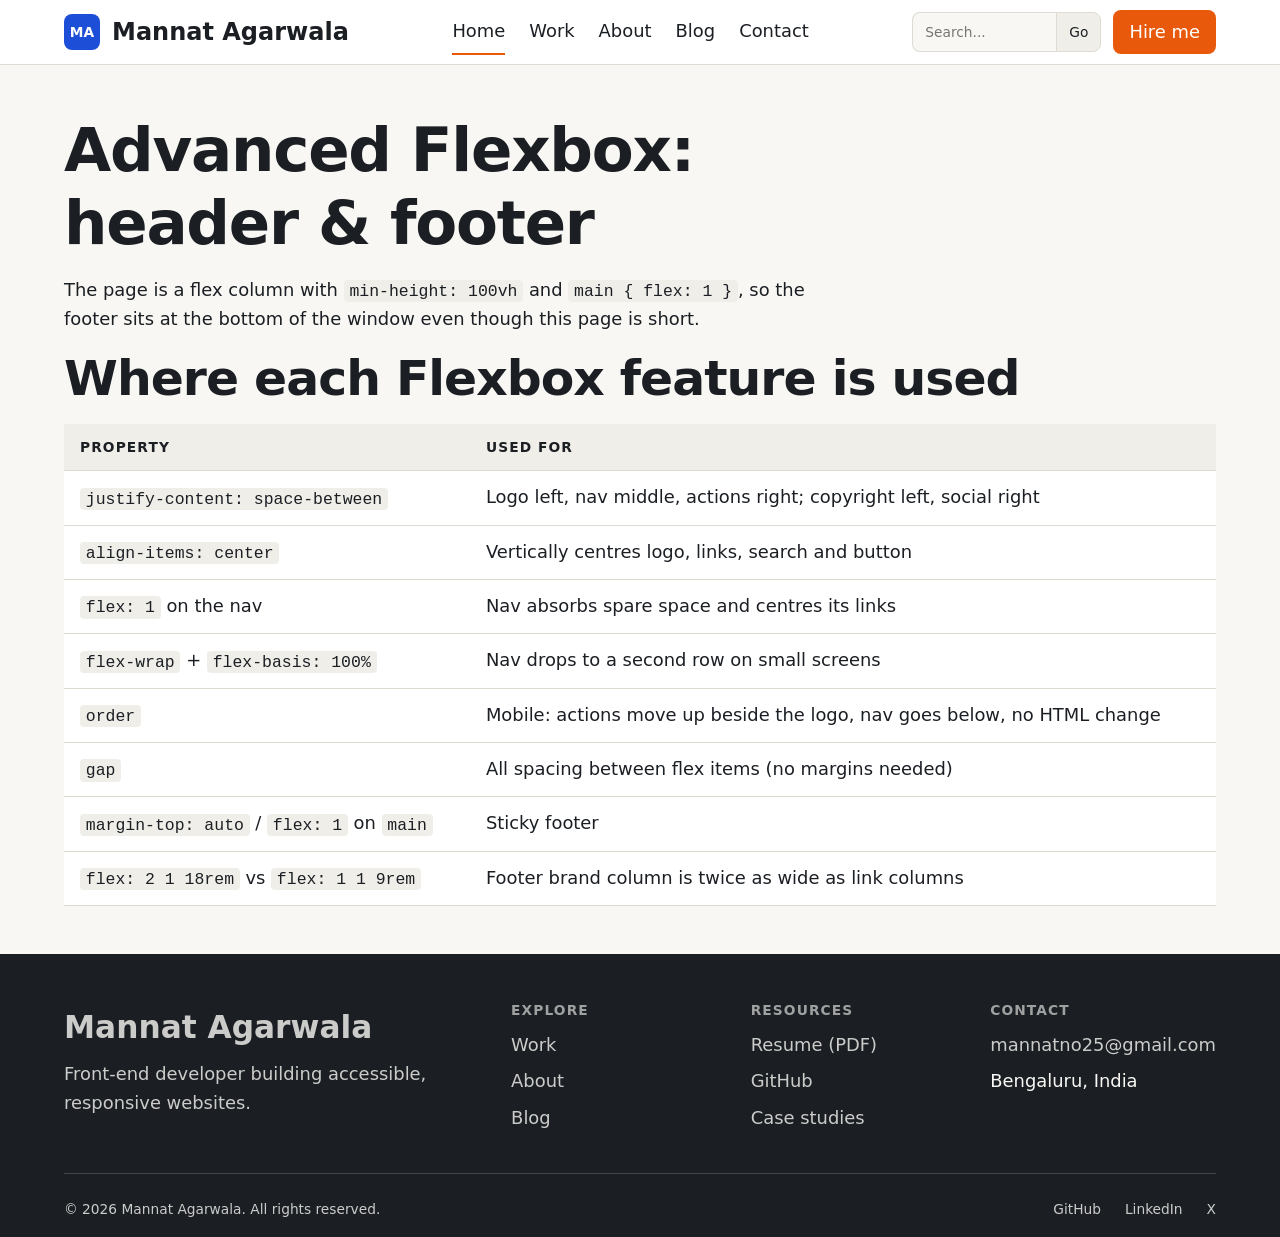
<file: P10-flexbox-header-footer/index.html>
<!DOCTYPE html>
<html lang="en">
<head>
  <meta charset="UTF-8">
  <meta name="viewport" content="width=device-width, initial-scale=1.0">
  <title>Portfolio Header &amp; Footer | Advanced Flexbox</title>
  <link rel="stylesheet" href="tokens.css">
  <link rel="stylesheet" href="base.css">
  <link rel="stylesheet" href="style.css">
</head>
<body>

  <header class="site-header">
    <div class="container site-header__inner">

      <a class="logo" href="#top" aria-label="Mannat Agarwala, home">
        <span class="logo__mark" aria-hidden="true">MA</span>
        <span class="logo__text">
          Mannat Agarwala
        </span>
      </a>

      <nav class="site-nav" aria-label="Primary">
        <ul>
          <li><a href="#top" aria-current="page">Home</a></li>
          <li><a href="#work">Work</a></li>
          <li><a href="#about">About</a></li>
          <li><a href="#blog">Blog</a></li>
          <li><a href="#contact">Contact</a></li>
        </ul>
      </nav>

      <div class="site-actions">
        <form class="search" role="search" action="#">
          <label class="visually-hidden" for="q">Search</label>
          <input id="q" type="search" placeholder="Search...">
          <button type="submit">Go</button>
        </form>
        <a class="cta" href="#contact">Hire me</a>
      </div>

    </div>
  </header>

  <main id="top" class="container">
    <h1>Advanced Flexbox: header &amp; footer</h1>
    <p>The page is a flex column with <code>min-height: 100vh</code> and <code>main { flex: 1 }</code>, so the footer sits at the bottom of the window even though this page is short.</p>

    <h2>Where each Flexbox feature is used</h2>
    <table class="table">
      <thead><tr><th scope="col">Property</th><th scope="col">Used for</th></tr></thead>
      <tbody>
        <tr><td><code>justify-content: space-between</code></td><td>Logo left, nav middle, actions right; copyright left, social right</td></tr>
        <tr><td><code>align-items: center</code></td><td>Vertically centres logo, links, search and button</td></tr>
        <tr><td><code>flex: 1</code> on the nav</td><td>Nav absorbs spare space and centres its links</td></tr>
        <tr><td><code>flex-wrap</code> + <code>flex-basis: 100%</code></td><td>Nav drops to a second row on small screens</td></tr>
        <tr><td><code>order</code></td><td>Mobile: actions move up beside the logo, nav goes below, no HTML change</td></tr>
        <tr><td><code>gap</code></td><td>All spacing between flex items (no margins needed)</td></tr>
        <tr><td><code>margin-top: auto</code> / <code>flex: 1</code> on <code>main</code></td><td>Sticky footer</td></tr>
        <tr><td><code>flex: 2 1 18rem</code> vs <code>flex: 1 1 9rem</code></td><td>Footer brand column is twice as wide as link columns</td></tr>
      </tbody>
    </table>
  </main>

  <footer class="site-footer">
    <div class="container">
      <div class="site-footer__top">
        <div class="footer-brand">
          <p class="footer-brand__name">Mannat Agarwala</p>
          <p>Front-end developer building accessible, responsive websites.</p>
        </div>

        <nav class="footer-col" aria-labelledby="f-explore">
          <h2 id="f-explore">Explore</h2>
          <ul>
            <li><a href="#work">Work</a></li>
            <li><a href="#about">About</a></li>
            <li><a href="#blog">Blog</a></li>
          </ul>
        </nav>

        <nav class="footer-col" aria-labelledby="f-resources">
          <h2 id="f-resources">Resources</h2>
          <ul>
            <li><a href="#">Resume (PDF)</a></li>
            <li><a href="#">GitHub</a></li>
            <li><a href="#">Case studies</a></li>
          </ul>
        </nav>

        <nav class="footer-col" aria-labelledby="f-contact">
          <h2 id="f-contact">Contact</h2>
          <ul>
            <li><a href="mailto:mannatno25@gmail.com">mannatno25@gmail.com</a></li>
            <li>Bengaluru, India</li>
          </ul>
        </nav>
      </div>

      <div class="site-footer__bottom">
        <p>&copy; 2026 Mannat Agarwala. All rights reserved.</p>
        <ul class="social">
          <li><a href="#">GitHub</a></li>
          <li><a href="#">LinkedIn</a></li>
          <li><a href="#">X</a></li>
        </ul>
      </div>
    </div>
  </footer>

</body>
</html>
</file>
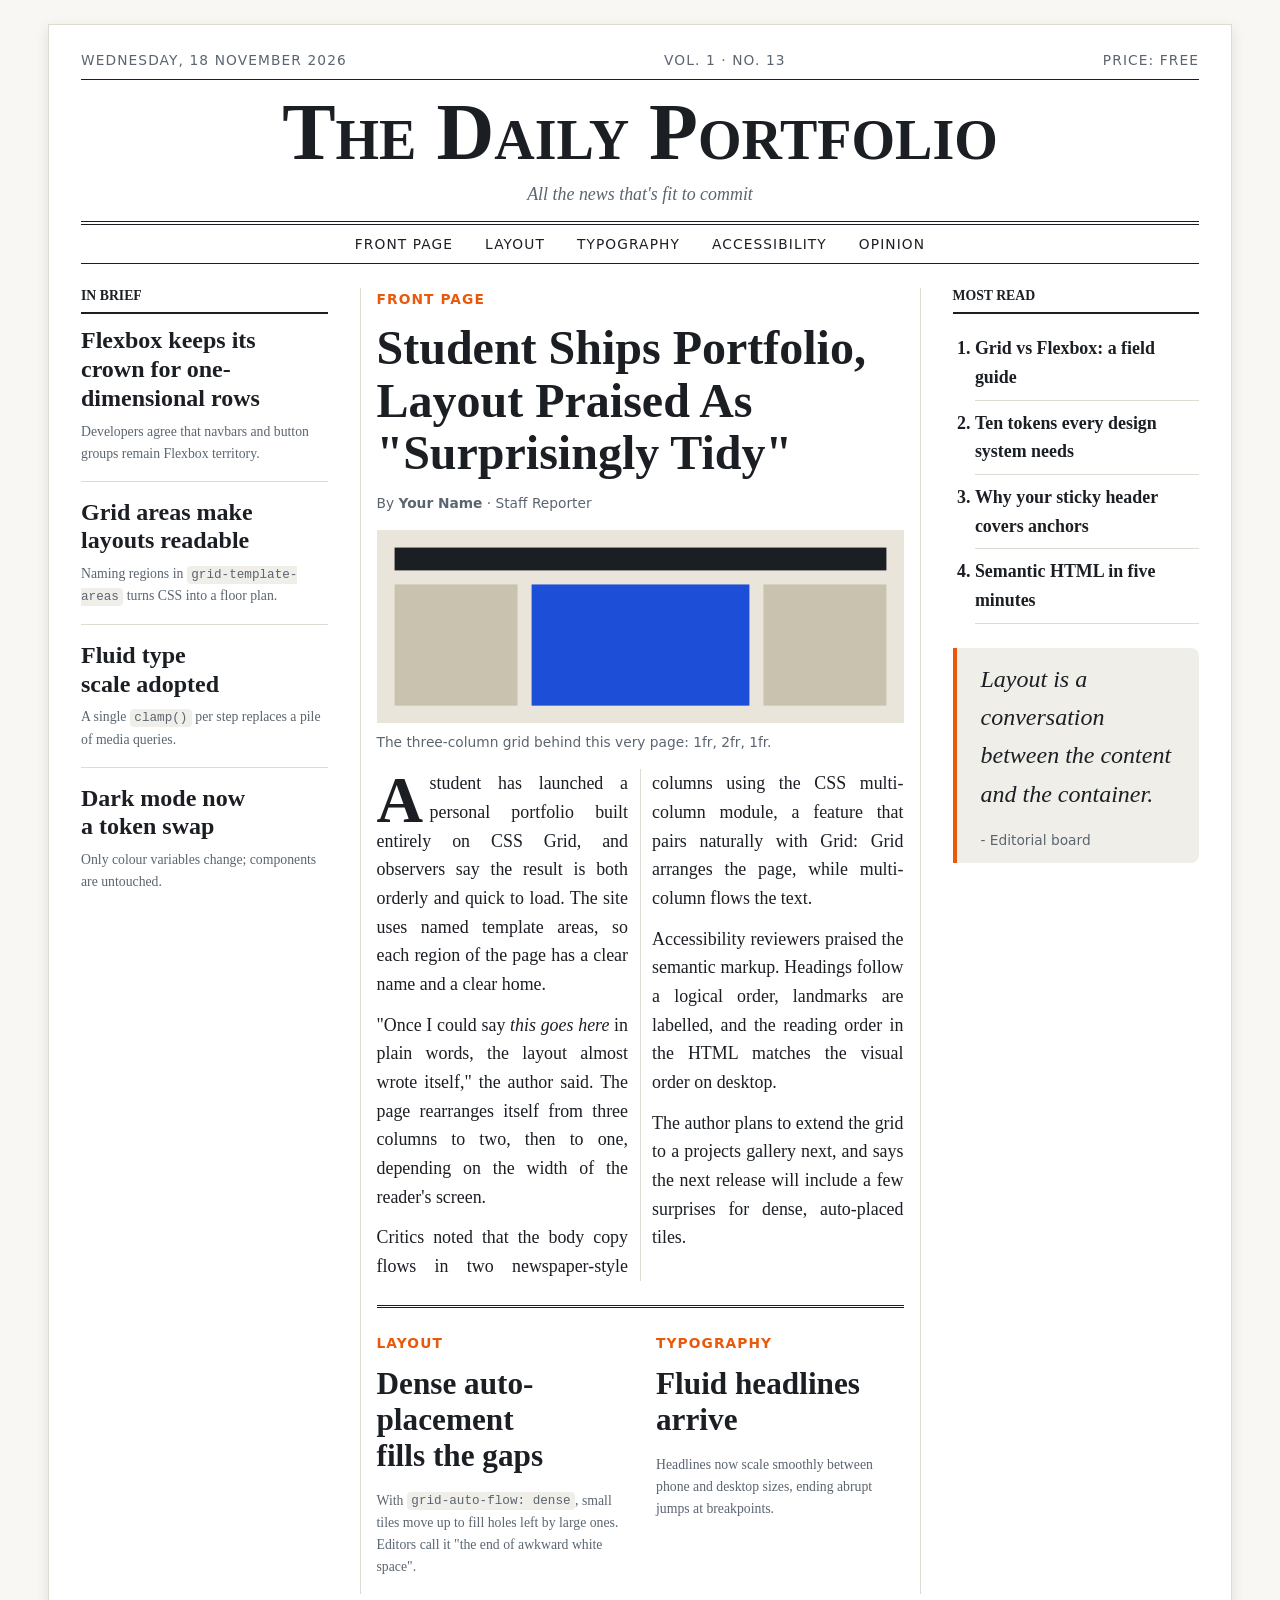
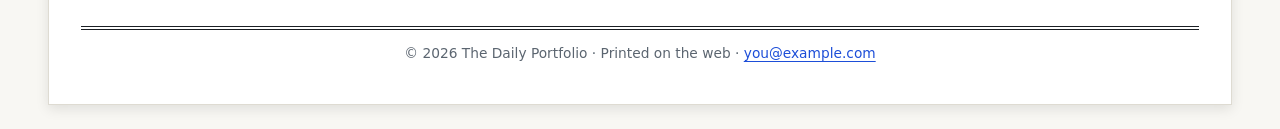
<file: P11-grid-newspaper/index.html>
<!DOCTYPE html>
<html lang="en">
<head>
  <meta charset="UTF-8">
  <meta name="viewport" content="width=device-width, initial-scale=1.0">
  <title>The Daily Portfolio | Newspaper Layout with CSS Grid</title>
  <link rel="stylesheet" href="tokens.css">
  <link rel="stylesheet" href="base.css">
  <link rel="stylesheet" href="style.css">
</head>
<body>
  <div class="paper">

    <header class="masthead">
      <div class="masthead__strip">
        <span>Wednesday, 18 November 2026</span>
        <span>Vol. 1 &middot; No. 13</span>
        <span>Price: free</span>
      </div>
      <h1 class="masthead__title">The Daily Portfolio</h1>
      <p class="masthead__tagline">All the news that's fit to commit</p>
    </header>

    <nav class="sections" aria-label="Sections">
      <ul>
        <li><a href="#">Front page</a></li>
        <li><a href="#">Layout</a></li>
        <li><a href="#">Typography</a></li>
        <li><a href="#">Accessibility</a></li>
        <li><a href="#">Opinion</a></li>
      </ul>
    </nav>

    <main class="grid">

      <!-- LEFT COLUMN -->
      <aside class="briefs" aria-labelledby="briefs-h">
        <h2 id="briefs-h" class="kicker">In brief</h2>
        <article>
          <h3>Flexbox keeps its crown for one-dimensional rows</h3>
          <p>Developers agree that navbars and button groups remain Flexbox territory.</p>
        </article>
        <article>
          <h3>Grid areas make layouts readable</h3>
          <p>Naming regions in <code>grid-template-areas</code> turns CSS into a floor plan.</p>
        </article>
        <article>
          <h3>Fluid type scale adopted</h3>
          <p>A single <code>clamp()</code> per step replaces a pile of media queries.</p>
        </article>
        <article>
          <h3>Dark mode now a token swap</h3>
          <p>Only colour variables change; components are untouched.</p>
        </article>
      </aside>

      <!-- CENTRE COLUMN: lead story -->
      <article class="lead">
        <p class="kicker">Front page</p>
        <h2 class="lead__headline">Student Ships Portfolio, Layout Praised As "Surprisingly Tidy"</h2>
        <p class="byline">By <strong>Your Name</strong> &middot; Staff Reporter</p>

        <figure class="lead__figure">
          <svg viewBox="0 0 600 220" role="img" aria-label="Illustration of a three-column page layout">
            <rect width="600" height="220" fill="#e9e5da"/>
            <rect x="20" y="20" width="560" height="26" fill="#1b1f24"/>
            <rect x="20" y="62" width="140" height="138" fill="#c9c2af"/>
            <rect x="176" y="62" width="248" height="138" fill="#1d4ed8"/>
            <rect x="440" y="62" width="140" height="138" fill="#c9c2af"/>
          </svg>
          <figcaption>The three-column grid behind this very page: 1fr, 2fr, 1fr.</figcaption>
        </figure>

        <div class="lead__text">
          <p>A student has launched a personal portfolio built entirely on CSS Grid, and observers say the result is both orderly and quick to load. The site uses named template areas, so each region of the page has a clear name and a clear home.</p>
          <p>"Once I could say <em>this goes here</em> in plain words, the layout almost wrote itself," the author said. The page rearranges itself from three columns to two, then to one, depending on the width of the reader's screen.</p>
          <p>Critics noted that the body copy flows in two newspaper-style columns using the CSS multi-column module, a feature that pairs naturally with Grid: Grid arranges the page, while multi-column flows the text.</p>
          <p>Accessibility reviewers praised the semantic markup. Headings follow a logical order, landmarks are labelled, and the reading order in the HTML matches the visual order on desktop.</p>
          <p>The author plans to extend the grid to a projects gallery next, and says the next release will include a few surprises for dense, auto-placed tiles.</p>
        </div>
      </article>

      <!-- RIGHT COLUMN -->
      <aside class="trending" aria-labelledby="trend-h">
        <h2 id="trend-h" class="kicker">Most read</h2>
        <ol class="most-read">
          <li><a href="#">Grid vs Flexbox: a field guide</a></li>
          <li><a href="#">Ten tokens every design system needs</a></li>
          <li><a href="#">Why your sticky header covers anchors</a></li>
          <li><a href="#">Semantic HTML in five minutes</a></li>
        </ol>
        <blockquote class="pull-quote">
          <p>Layout is a conversation between the content and the container.</p>
          <footer>- Editorial board</footer>
        </blockquote>
      </aside>

      <!-- SECONDARY STORIES: nested grid of two -->
      <section class="secondary" aria-label="More stories">
        <article>
          <p class="kicker">Layout</p>
          <h3>Dense auto-placement fills the gaps</h3>
          <p>With <code>grid-auto-flow: dense</code>, small tiles move up to fill holes left by large ones. Editors call it "the end of awkward white space".</p>
        </article>
        <article>
          <p class="kicker">Typography</p>
          <h3>Fluid headlines arrive</h3>
          <p>Headlines now scale smoothly between phone and desktop sizes, ending abrupt jumps at breakpoints.</p>
        </article>
      </section>

      <footer class="paper-footer">
        <p>&copy; 2026 The Daily Portfolio &middot; Printed on the web &middot; <a href="mailto:you@example.com">you@example.com</a></p>
      </footer>

    </main>
  </div>
</body>
</html>
</file>
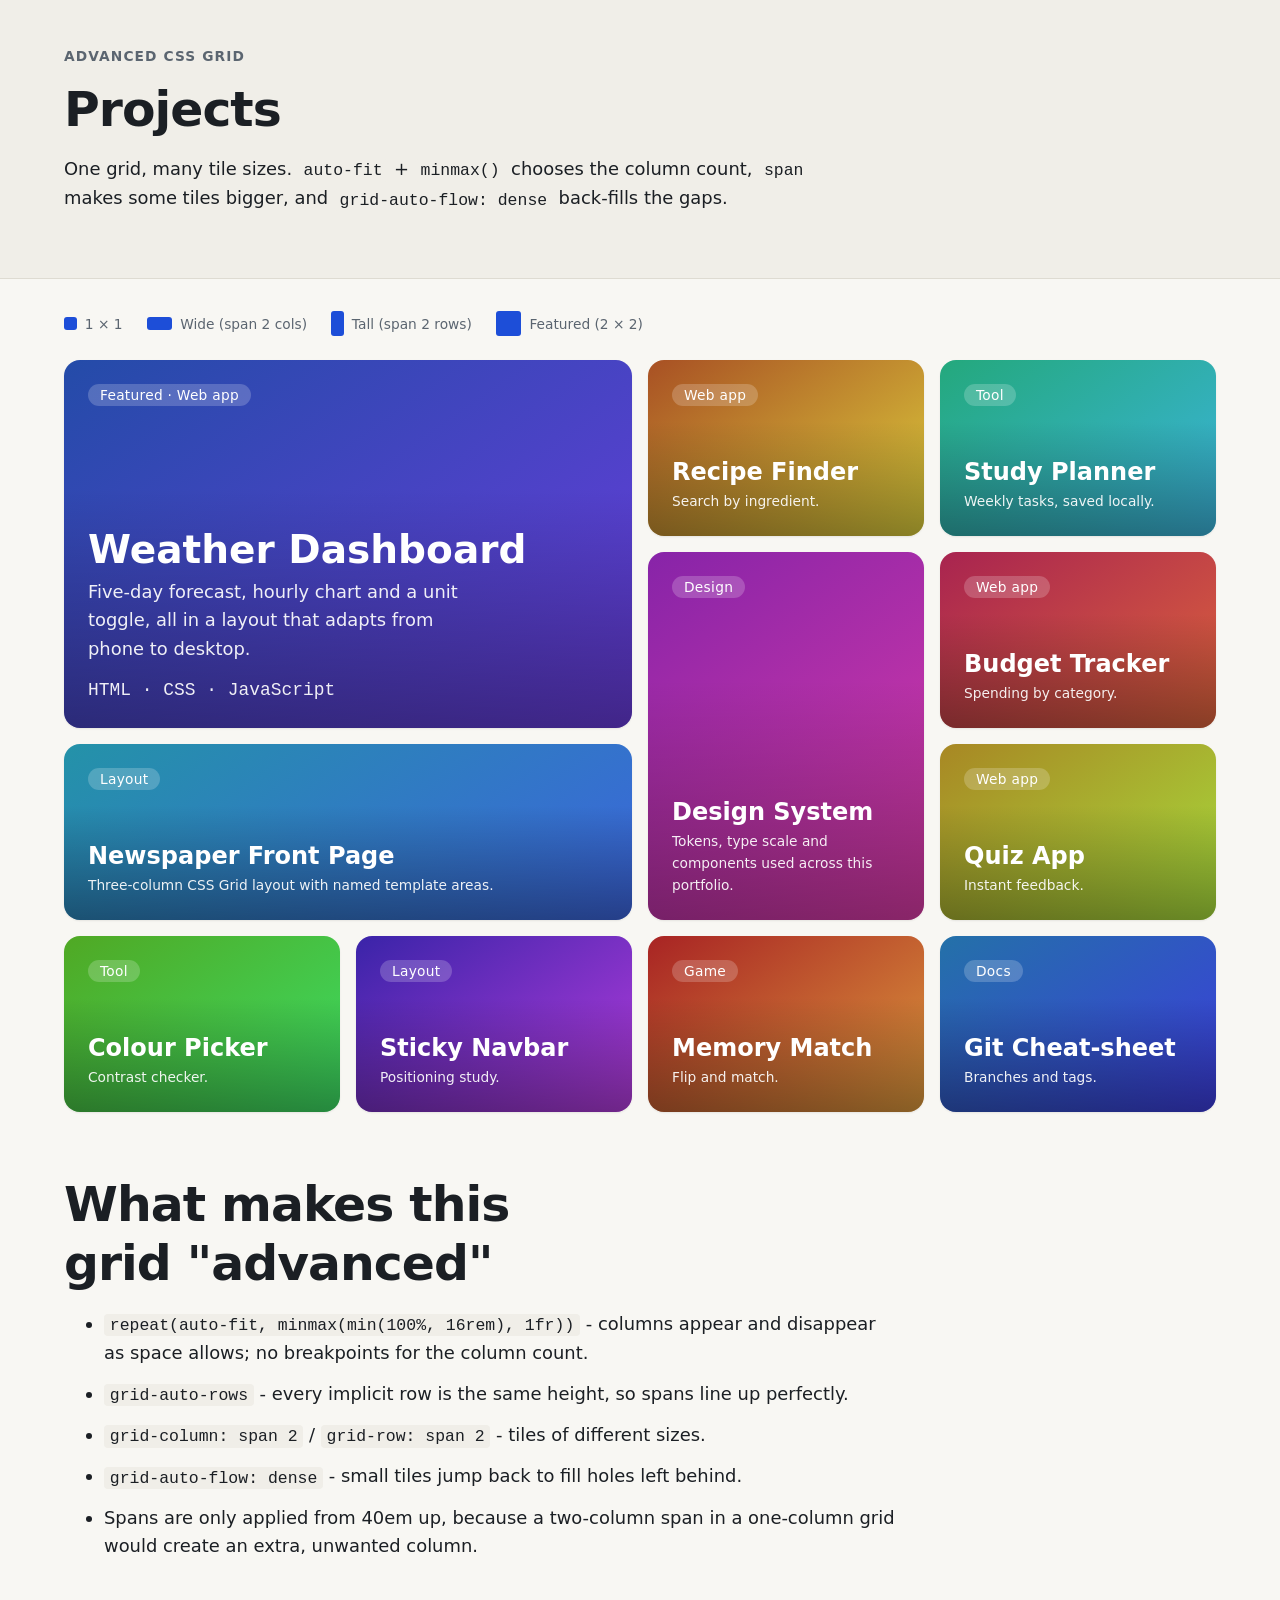
<file: P12-grid-projects/index.html>
<!DOCTYPE html>
<html lang="en">
<head>
  <meta charset="UTF-8">
  <meta name="viewport" content="width=device-width, initial-scale=1.0">
  <title>Projects Grid | Advanced CSS Grid</title>
  <link rel="stylesheet" href="tokens.css">
  <link rel="stylesheet" href="base.css">
  <link rel="stylesheet" href="style.css">
</head>
<body>

  <header class="page-head">
    <div class="container">
      <h6>Advanced CSS Grid</h6>
      <h1>Projects</h1>
      <p>One grid, many tile sizes. <code>auto-fit</code> + <code>minmax()</code> chooses the column count, <code>span</code> makes some tiles bigger, and <code>grid-auto-flow: dense</code> back-fills the gaps.</p>
    </div>
  </header>

  <main class="container">
    <ul class="legend" aria-label="Tile sizes">
      <li><span class="legend__box legend__box--1"></span>1 &times; 1</li>
      <li><span class="legend__box legend__box--wide"></span>Wide (span 2 cols)</li>
      <li><span class="legend__box legend__box--tall"></span>Tall (span 2 rows)</li>
      <li><span class="legend__box legend__box--feat"></span>Featured (2 &times; 2)</li>
    </ul>

    <ul class="grid" role="list">

      <li class="tile tile--featured" style="--hue:222">
        <span class="tile__cat">Featured &middot; Web app</span>
        <div>
          <h2>Weather Dashboard</h2>
          <p>Five-day forecast, hourly chart and a unit toggle, all in a layout that adapts from phone to desktop.</p>
          <p class="tile__tags">HTML &middot; CSS &middot; JavaScript</p>
        </div>
      </li>

      <li class="tile" style="--hue:20">
        <span class="tile__cat">Web app</span>
        <div><h3>Recipe Finder</h3><p>Search by ingredient.</p></div>
      </li>

      <li class="tile" style="--hue:160">
        <span class="tile__cat">Tool</span>
        <div><h3>Study Planner</h3><p>Weekly tasks, saved locally.</p></div>
      </li>

      <li class="tile tile--tall" style="--hue:285">
        <span class="tile__cat">Design</span>
        <div>
          <h3>Design System</h3>
          <p>Tokens, type scale and components used across this portfolio.</p>
        </div>
      </li>

      <li class="tile" style="--hue:340">
        <span class="tile__cat">Web app</span>
        <div><h3>Budget Tracker</h3><p>Spending by category.</p></div>
      </li>

      <li class="tile tile--wide" style="--hue:190">
        <span class="tile__cat">Layout</span>
        <div><h3>Newspaper Front Page</h3><p>Three-column CSS Grid layout with named template areas.</p></div>
      </li>

      <li class="tile" style="--hue:45">
        <span class="tile__cat">Web app</span>
        <div><h3>Quiz App</h3><p>Instant feedback.</p></div>
      </li>

      <li class="tile" style="--hue:100">
        <span class="tile__cat">Tool</span>
        <div><h3>Colour Picker</h3><p>Contrast checker.</p></div>
      </li>

      <li class="tile" style="--hue:250">
        <span class="tile__cat">Layout</span>
        <div><h3>Sticky Navbar</h3><p>Positioning study.</p></div>
      </li>

      <li class="tile" style="--hue:0">
        <span class="tile__cat">Game</span>
        <div><h3>Memory Match</h3><p>Flip and match.</p></div>
      </li>

      <li class="tile" style="--hue:205">
        <span class="tile__cat">Docs</span>
        <div><h3>Git Cheat-sheet</h3><p>Branches and tags.</p></div>
      </li>

    </ul>

    <section class="explain">
      <h2>What makes this grid "advanced"</h2>
      <ul>
        <li><code>repeat(auto-fit, minmax(min(100%, 16rem), 1fr))</code> - columns appear and disappear as space allows; no breakpoints for the column count.</li>
        <li><code>grid-auto-rows</code> - every implicit row is the same height, so spans line up perfectly.</li>
        <li><code>grid-column: span 2</code> / <code>grid-row: span 2</code> - tiles of different sizes.</li>
        <li><code>grid-auto-flow: dense</code> - small tiles jump back to fill holes left behind.</li>
        <li>Spans are only applied from 40em up, because a two-column span in a one-column grid would create an extra, unwanted column.</li>
      </ul>
    </section>
  </main>
</body>
</html>
</file>
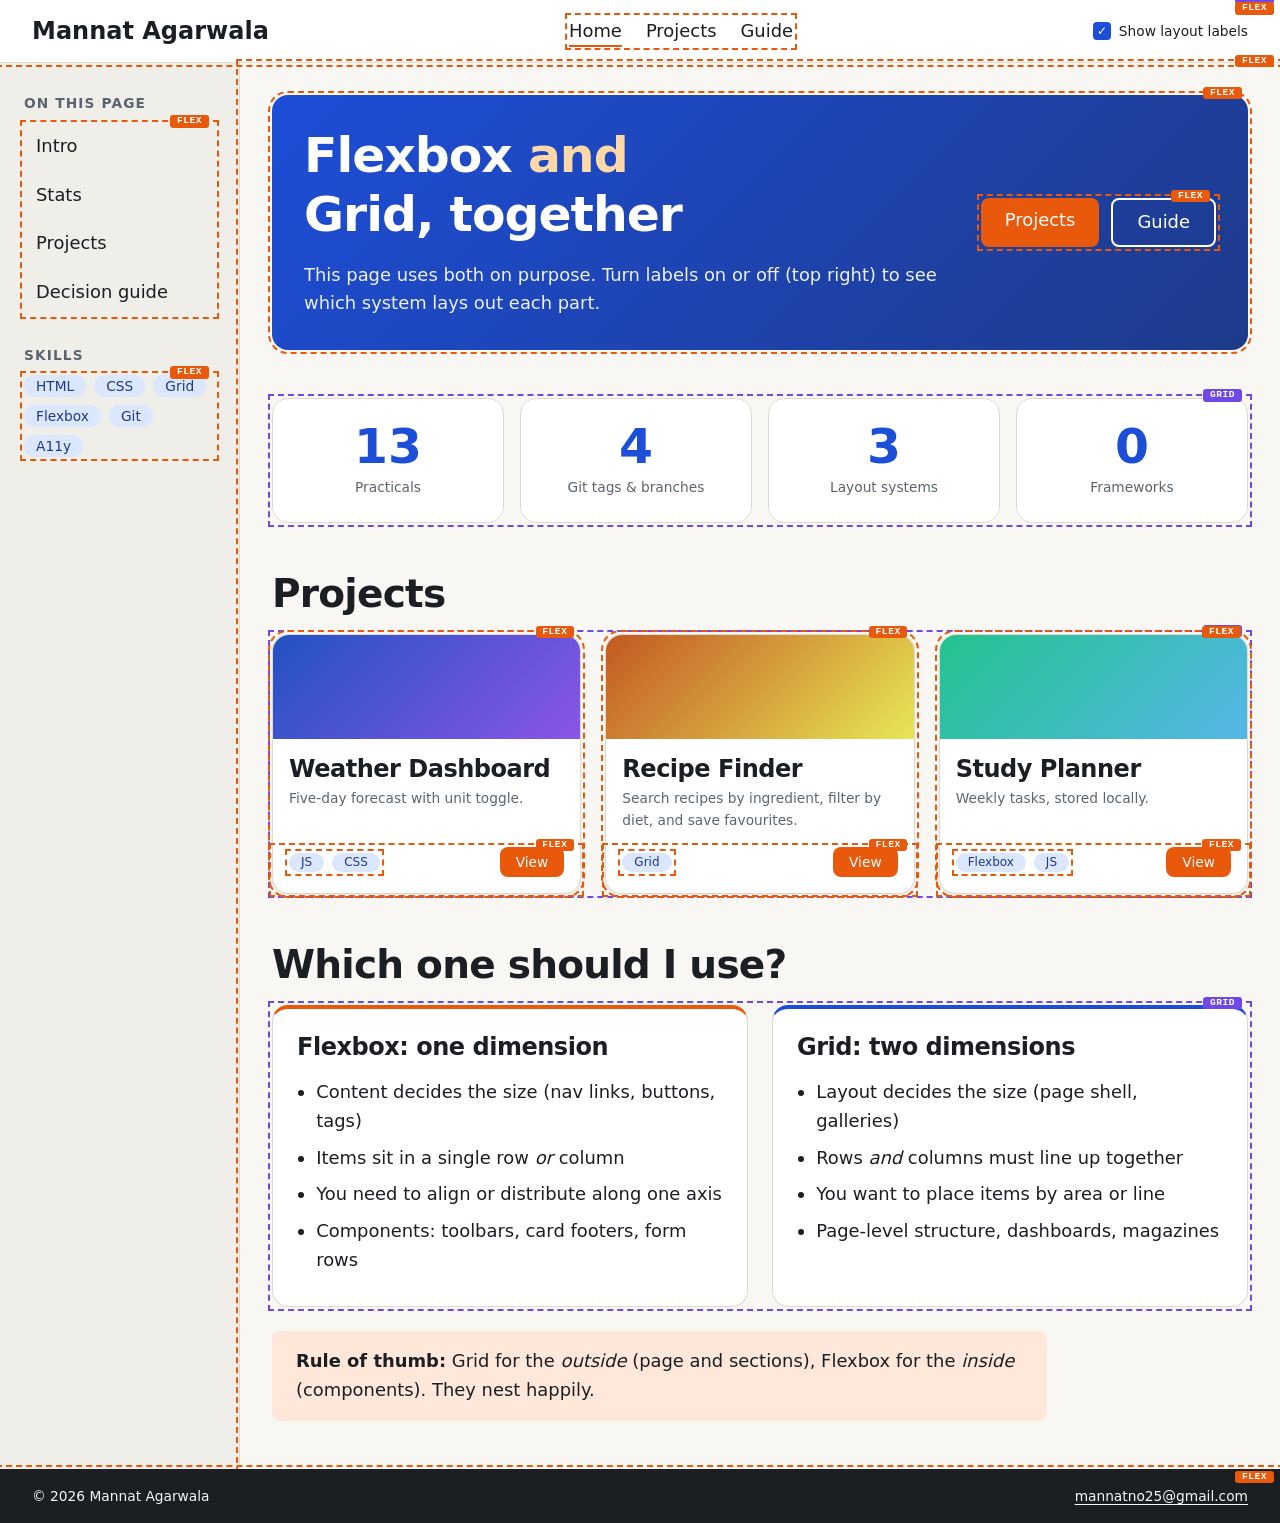
<file: P13-flexbox-vs-grid/index.html>
<!DOCTYPE html>
<html lang="en">
<head>
  <meta charset="UTF-8">
  <meta name="viewport" content="width=device-width, initial-scale=1.0">
  <title>Flexbox vs Grid | Choosing the Right Layout Tool</title>
  <link rel="stylesheet" href="tokens.css">
  <link rel="stylesheet" href="base.css">
  <link rel="stylesheet" href="style.css">
</head>
<body>

  <!-- Hidden checkbox drives the "show layout labels" toggle via :has() -->
  <input type="checkbox" id="labels" class="visually-hidden" checked>

  <!-- PAGE SHELL = GRID (two dimensions: rows AND columns) -->
  <div class="shell" data-layout="grid">

    <!-- HEADER = FLEX (a single row of items) -->
    <header class="shell__header" data-layout="flex">
      <a class="brand" href="#top">Mannat Agarwala</a>
      <nav aria-label="Primary">
        <ul class="topnav" data-layout="flex">
          <li><a href="#top" aria-current="page">Home</a></li>
          <li><a href="#projects">Projects</a></li>
          <li><a href="#guide">Guide</a></li>
        </ul>
      </nav>
      <label class="toggle" for="labels">
        <span class="toggle__box" aria-hidden="true"></span>
        Show layout labels
      </label>
    </header>

    <!-- SIDEBAR = FLEX column (one axis, vertical) -->
    <aside class="shell__sidebar" aria-label="On this page">
      <h2 class="eyebrow">On this page</h2>
      <ul class="sidenav" data-layout="flex">
        <li><a href="#hero">Intro</a></li>
        <li><a href="#stats">Stats</a></li>
        <li><a href="#projects">Projects</a></li>
        <li><a href="#guide">Decision guide</a></li>
      </ul>
      <h2 class="eyebrow">Skills</h2>
      <ul class="chips" data-layout="flex">
        <li>HTML</li><li>CSS</li><li>Grid</li><li>Flexbox</li><li>Git</li><li>A11y</li>
      </ul>
    </aside>

    <main id="top" class="shell__main" data-layout="flex">

      <!-- Hero = FLEX (text block + button group side by side) -->
      <section id="hero" class="hero" data-layout="flex">
        <div class="hero__text">
          <h1>Flexbox <em>and</em> Grid, together</h1>
          <p>This page uses both on purpose. Turn labels on or off (top right) to see which system lays out each part.</p>
        </div>
        <div class="btn-group" data-layout="flex">
          <a class="btn" href="#projects">Projects</a>
          <a class="btn btn--ghost" href="#guide">Guide</a>
        </div>
      </section>

      <!-- Stats = GRID (equal columns that must align in 2D) -->
      <section id="stats" aria-label="Quick stats" class="stats" data-layout="grid">
        <div class="stat"><span class="stat__n">13</span><span class="stat__l">Practicals</span></div>
        <div class="stat"><span class="stat__n">4</span><span class="stat__l">Git tags &amp; branches</span></div>
        <div class="stat"><span class="stat__n">3</span><span class="stat__l">Layout systems</span></div>
        <div class="stat"><span class="stat__n">0</span><span class="stat__l">Frameworks</span></div>
      </section>

      <!-- Gallery = GRID; each card's inside = FLEX column -->
      <section id="projects" aria-labelledby="proj-h">
        <h2 id="proj-h">Projects</h2>
        <div class="gallery" data-layout="grid">

          <article class="card" data-layout="flex">
            <div class="card__media" style="--hue:222"></div>
            <h3>Weather Dashboard</h3>
            <p>Five-day forecast with unit toggle.</p>
            <div class="card__foot" data-layout="flex">
              <ul class="chips chips--sm" data-layout="flex"><li>JS</li><li>CSS</li></ul>
              <a class="btn btn--sm" href="#projects">View</a>
            </div>
          </article>

          <article class="card" data-layout="flex">
            <div class="card__media" style="--hue:20"></div>
            <h3>Recipe Finder</h3>
            <p>Search recipes by ingredient, filter by diet, and save favourites.</p>
            <div class="card__foot" data-layout="flex">
              <ul class="chips chips--sm" data-layout="flex"><li>Grid</li></ul>
              <a class="btn btn--sm" href="#projects">View</a>
            </div>
          </article>

          <article class="card" data-layout="flex">
            <div class="card__media" style="--hue:160"></div>
            <h3>Study Planner</h3>
            <p>Weekly tasks, stored locally.</p>
            <div class="card__foot" data-layout="flex">
              <ul class="chips chips--sm" data-layout="flex"><li>Flexbox</li><li>JS</li></ul>
              <a class="btn btn--sm" href="#projects">View</a>
            </div>
          </article>

        </div>
      </section>

      <!-- Decision guide = a GRID of two columns -->
      <section id="guide" aria-labelledby="guide-h">
        <h2 id="guide-h">Which one should I use?</h2>
        <div class="guide" data-layout="grid">
          <div class="guide__col guide__col--flex">
            <h3>Flexbox: one dimension</h3>
            <ul>
              <li>Content decides the size (nav links, buttons, tags)</li>
              <li>Items sit in a single row <em>or</em> column</li>
              <li>You need to align or distribute along one axis</li>
              <li>Components: toolbars, card footers, form rows</li>
            </ul>
          </div>
          <div class="guide__col guide__col--grid">
            <h3>Grid: two dimensions</h3>
            <ul>
              <li>Layout decides the size (page shell, galleries)</li>
              <li>Rows <em>and</em> columns must line up together</li>
              <li>You want to place items by area or line</li>
              <li>Page-level structure, dashboards, magazines</li>
            </ul>
          </div>
        </div>
        <p class="rule"><strong>Rule of thumb:</strong> Grid for the <em>outside</em> (page and sections), Flexbox for the <em>inside</em> (components). They nest happily.</p>
      </section>

    </main>

    <!-- FOOTER = FLEX -->
    <footer class="shell__footer" data-layout="flex">
      <p>&copy; 2026 Mannat Agarwala</p>
      <p><a href="mailto:mannatno25@gmail.com">mannatno25@gmail.com</a></p>
    </footer>

  </div>
</body>
</html>
</file>
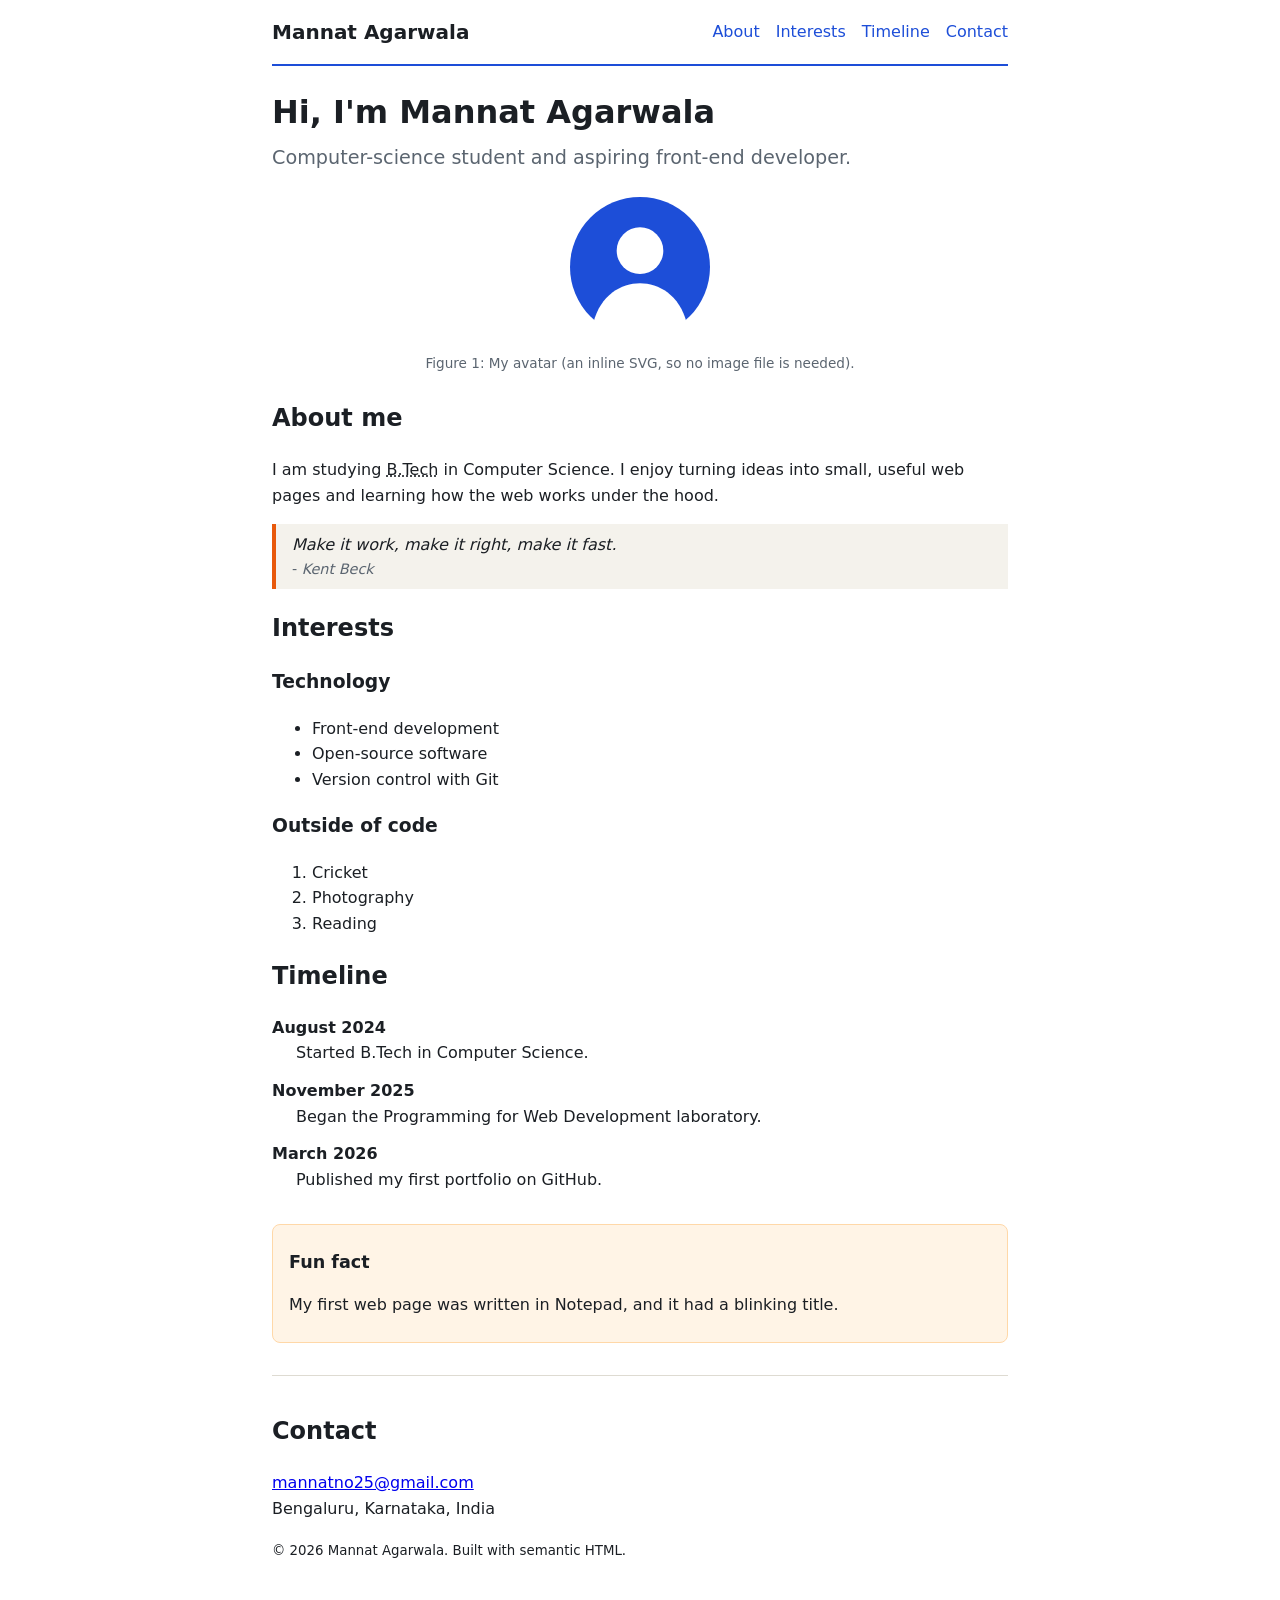
<file: P5-semantic-bio/index.html>
<!DOCTYPE html>
<html lang="en">
<head>
  <meta charset="UTF-8">
  <meta name="viewport" content="width=device-width, initial-scale=1.0">
  <meta name="description" content="Short biography page written with semantic HTML5 elements.">
  <title>Mannat Agarwala | Bio</title>
  <link rel="stylesheet" href="style.css">
</head>
<body>

  <!-- Page banner: site name + primary navigation -->
  <header>
    <p class="site-name">Mannat Agarwala</p>
    <nav aria-label="Primary">
      <ul>
        <li><a href="#about">About</a></li>
        <li><a href="#interests">Interests</a></li>
        <li><a href="#timeline">Timeline</a></li>
        <li><a href="#contact">Contact</a></li>
      </ul>
    </nav>
  </header>

  <main>
    <h1>Hi, I'm Mannat Agarwala</h1>
    <p class="lead">Computer-science student and aspiring front-end developer.</p>

    <!-- Self-contained content with a caption -->
    <figure>
      <svg viewBox="0 0 120 120" role="img" aria-labelledby="avatar-title">
        <title id="avatar-title">Illustrated avatar of the author</title>
        <circle cx="60" cy="60" r="60" fill="#1d4ed8"/>
        <circle cx="60" cy="46" r="20" fill="#fff"/>
        <path d="M20 108c6-24 24-34 40-34s34 10 40 34a60 60 0 0 1-80 0z" fill="#fff"/>
      </svg>
      <figcaption>Figure 1: My avatar (an inline SVG, so no image file is needed).</figcaption>
    </figure>

    <section id="about">
      <h2>About me</h2>
      <p>
        I am studying <abbr title="Bachelor of Technology">B.Tech</abbr> in Computer
        Science. I enjoy turning ideas into small, useful web pages and learning how
        the web works under the hood.
      </p>
      <blockquote>
        <p>Make it work, make it right, make it fast.</p>
        <footer>- <cite>Kent Beck</cite></footer>
      </blockquote>
    </section>

    <section id="interests">
      <h2>Interests</h2>
      <h3>Technology</h3>
      <ul>
        <li>Front-end development</li>
        <li>Open-source software</li>
        <li>Version control with Git</li>
      </ul>
      <h3>Outside of code</h3>
      <ol>
        <li>Cricket</li>
        <li>Photography</li>
        <li>Reading</li>
      </ol>
    </section>

    <section id="timeline">
      <h2>Timeline</h2>
      <dl>
        <dt><time datetime="2024-08">August 2024</time></dt>
        <dd>Started B.Tech in Computer Science.</dd>
        <dt><time datetime="2025-11">November 2025</time></dt>
        <dd>Began the Programming for Web Development laboratory.</dd>
        <dt><time datetime="2026-03">March 2026</time></dt>
        <dd>Published my first portfolio on GitHub.</dd>
      </dl>
    </section>

    <!-- A sidebar-style note related to, but separate from, the main flow -->
    <aside aria-label="Fun fact">
      <h2>Fun fact</h2>
      <p>My first web page was written in Notepad, and it had a blinking title.</p>
    </aside>
  </main>

  <footer id="contact">
    <h2>Contact</h2>
    <address>
      <a href="mailto:mannatno25@gmail.com">mannatno25@gmail.com</a><br>
      Bengaluru, Karnataka, India
    </address>
    <p><small>&copy; 2026 Mannat Agarwala. Built with semantic HTML.</small></p>
  </footer>

</body>
</html>
</file>
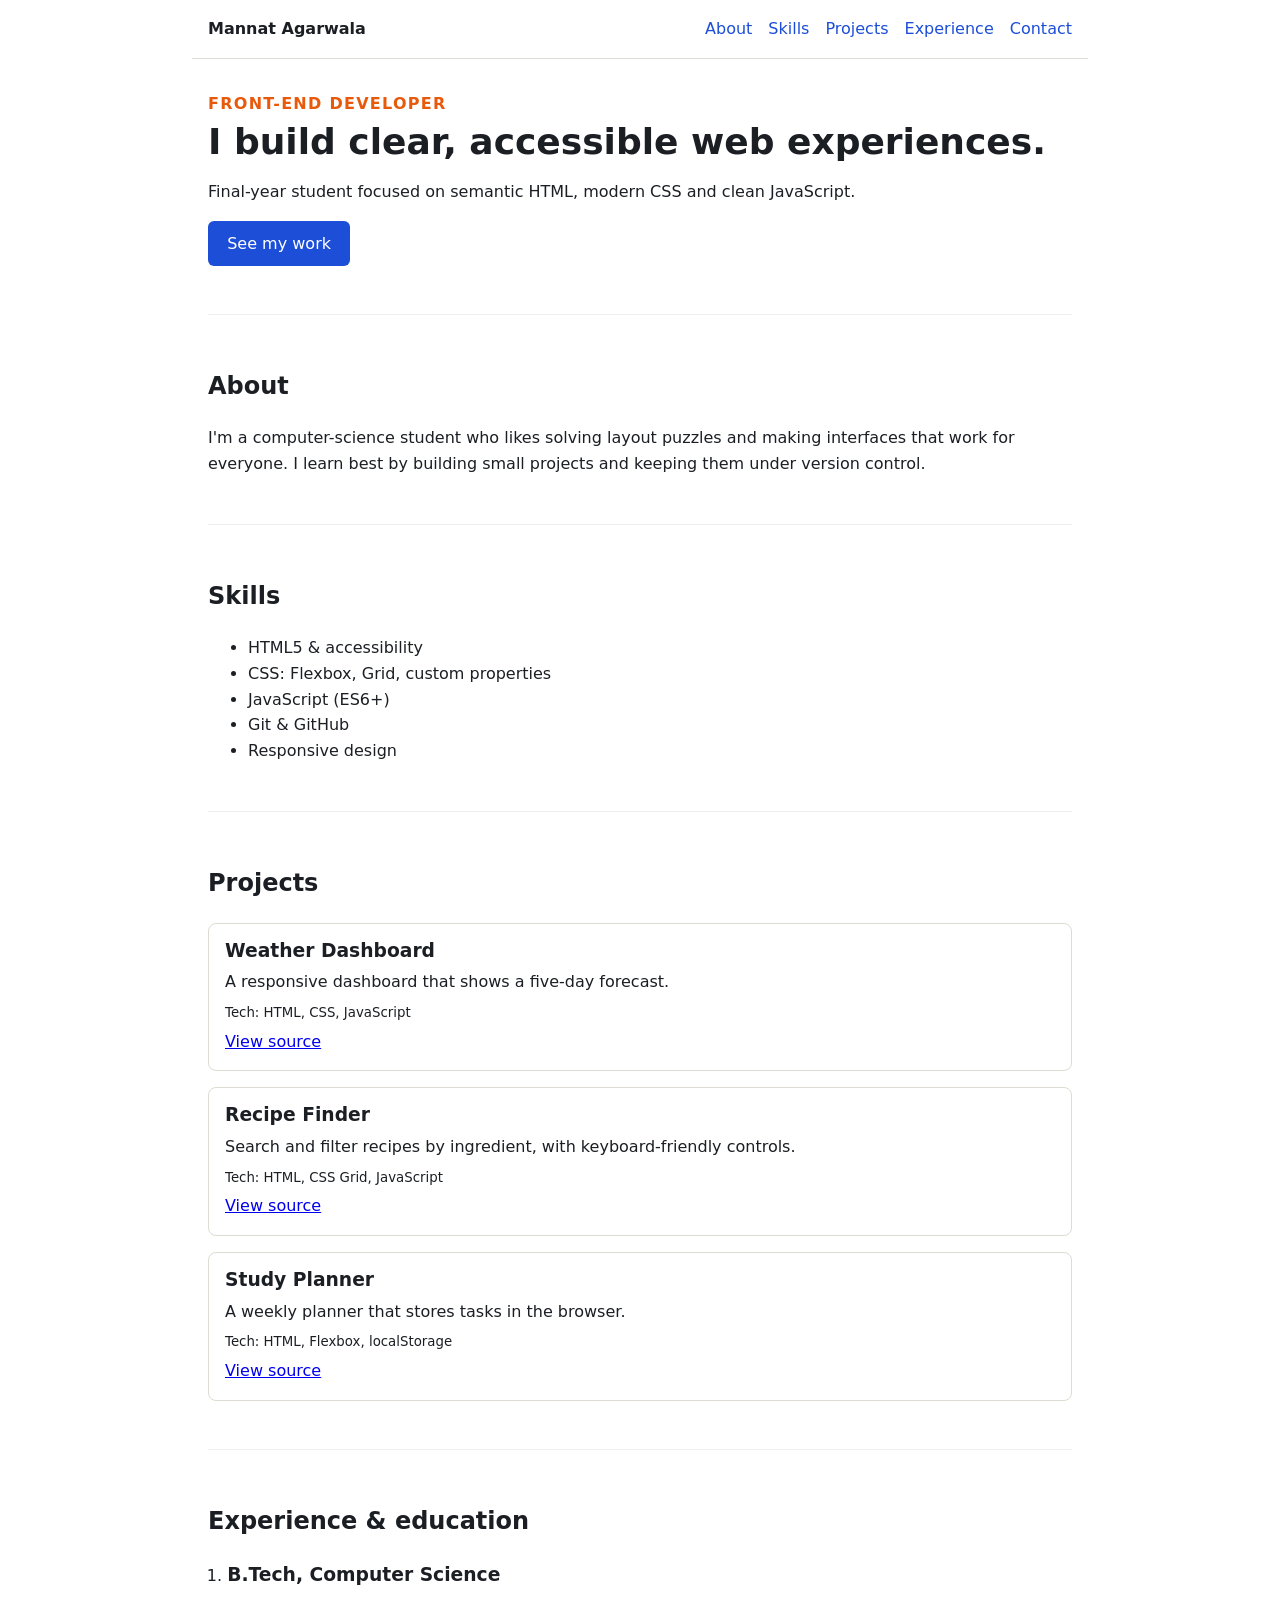
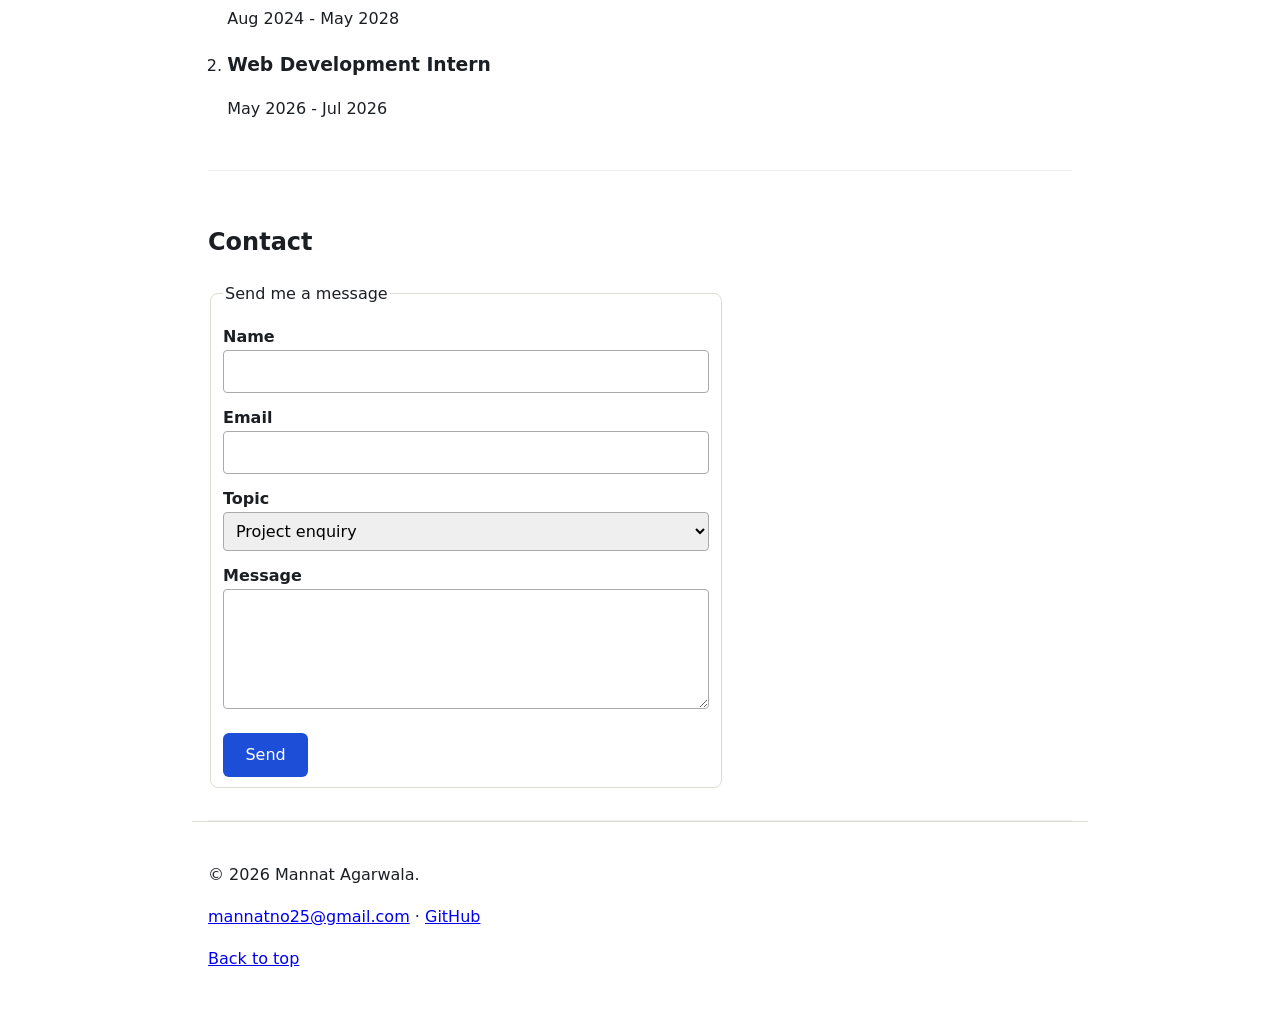
<file: P6-portfolio-structure/index.html>
<!DOCTYPE html>
<html lang="en">
<head>
  <meta charset="UTF-8">
  <meta name="viewport" content="width=device-width, initial-scale=1.0">
  <meta name="description" content="Portfolio of Mannat Agarwala, front-end developer: about, skills, projects, experience and contact.">
  <title>Mannat Agarwala | Front-end Developer Portfolio</title>
  <link rel="stylesheet" href="style.css">
</head>
<body>
  <a class="skip-link" href="#main">Skip to main content</a>

  <header id="top">
    <a class="brand" href="#top">Mannat Agarwala</a>
    <nav aria-label="Primary">
      <ul>
        <li><a href="#about">About</a></li>
        <li><a href="#skills">Skills</a></li>
        <li><a href="#projects">Projects</a></li>
        <li><a href="#experience">Experience</a></li>
        <li><a href="#contact">Contact</a></li>
      </ul>
    </nav>
  </header>

  <main id="main">

    <!-- 1. Hero / introduction -->
    <section id="hero" aria-labelledby="hero-heading">
      <p class="eyebrow">Front-end developer</p>
      <h1 id="hero-heading">I build clear, accessible web experiences.</h1>
      <p>Final-year student focused on semantic HTML, modern CSS and clean JavaScript.</p>
      <p><a class="button" href="#projects">See my work</a></p>
    </section>

    <!-- 2. About -->
    <section id="about" aria-labelledby="about-heading">
      <h2 id="about-heading">About</h2>
      <p>
        I'm a computer-science student who likes solving layout puzzles and
        making interfaces that work for everyone. I learn best by building
        small projects and keeping them under version control.
      </p>
    </section>

    <!-- 3. Skills -->
    <section id="skills" aria-labelledby="skills-heading">
      <h2 id="skills-heading">Skills</h2>
      <ul>
        <li>HTML5 &amp; accessibility</li>
        <li>CSS: Flexbox, Grid, custom properties</li>
        <li>JavaScript (ES6+)</li>
        <li>Git &amp; GitHub</li>
        <li>Responsive design</li>
      </ul>
    </section>

    <!-- 4. Projects: each project is an independent <article> -->
    <section id="projects" aria-labelledby="projects-heading">
      <h2 id="projects-heading">Projects</h2>

      <article>
        <h3>Weather Dashboard</h3>
        <p>A responsive dashboard that shows a five-day forecast.</p>
        <p><small>Tech: HTML, CSS, JavaScript</small></p>
        <p><a href="https://github.com/your-username/weather-dashboard">View source</a></p>
      </article>

      <article>
        <h3>Recipe Finder</h3>
        <p>Search and filter recipes by ingredient, with keyboard-friendly controls.</p>
        <p><small>Tech: HTML, CSS Grid, JavaScript</small></p>
        <p><a href="https://github.com/your-username/recipe-finder">View source</a></p>
      </article>

      <article>
        <h3>Study Planner</h3>
        <p>A weekly planner that stores tasks in the browser.</p>
        <p><small>Tech: HTML, Flexbox, localStorage</small></p>
        <p><a href="https://github.com/your-username/study-planner">View source</a></p>
      </article>
    </section>

    <!-- 5. Experience / education as an ordered, dated list -->
    <section id="experience" aria-labelledby="experience-heading">
      <h2 id="experience-heading">Experience &amp; education</h2>
      <ol>
        <li>
          <h3>B.Tech, Computer Science</h3>
          <p><time datetime="2024-08">Aug 2024</time> - <time datetime="2028-05">May 2028</time></p>
        </li>
        <li>
          <h3>Web Development Intern</h3>
          <p><time datetime="2026-05">May 2026</time> - <time datetime="2026-07">Jul 2026</time></p>
        </li>
      </ol>
    </section>

    <!-- 6. Contact form -->
    <section id="contact" aria-labelledby="contact-heading">
      <h2 id="contact-heading">Contact</h2>
      <form action="#" method="post">
        <fieldset>
          <legend>Send me a message</legend>

          <label for="name">Name</label>
          <input id="name" name="name" type="text" autocomplete="name" required>

          <label for="email">Email</label>
          <input id="email" name="email" type="email" autocomplete="email" required>

          <label for="topic">Topic</label>
          <select id="topic" name="topic">
            <option>Project enquiry</option>
            <option>Internship</option>
            <option>Just saying hi</option>
          </select>

          <label for="message">Message</label>
          <textarea id="message" name="message" rows="4" required></textarea>

          <button type="submit">Send</button>
        </fieldset>
      </form>
    </section>
  </main>

  <footer>
    <p>&copy; 2026 Mannat Agarwala.</p>
    <address>
      <a href="mailto:mannatno25@gmail.com">mannatno25@gmail.com</a> &middot;
      <a href="https://github.com/mannantagarwala">GitHub</a>
    </address>
    <p><a href="#top">Back to top</a></p>
  </footer>
</body>
</html>
</file>
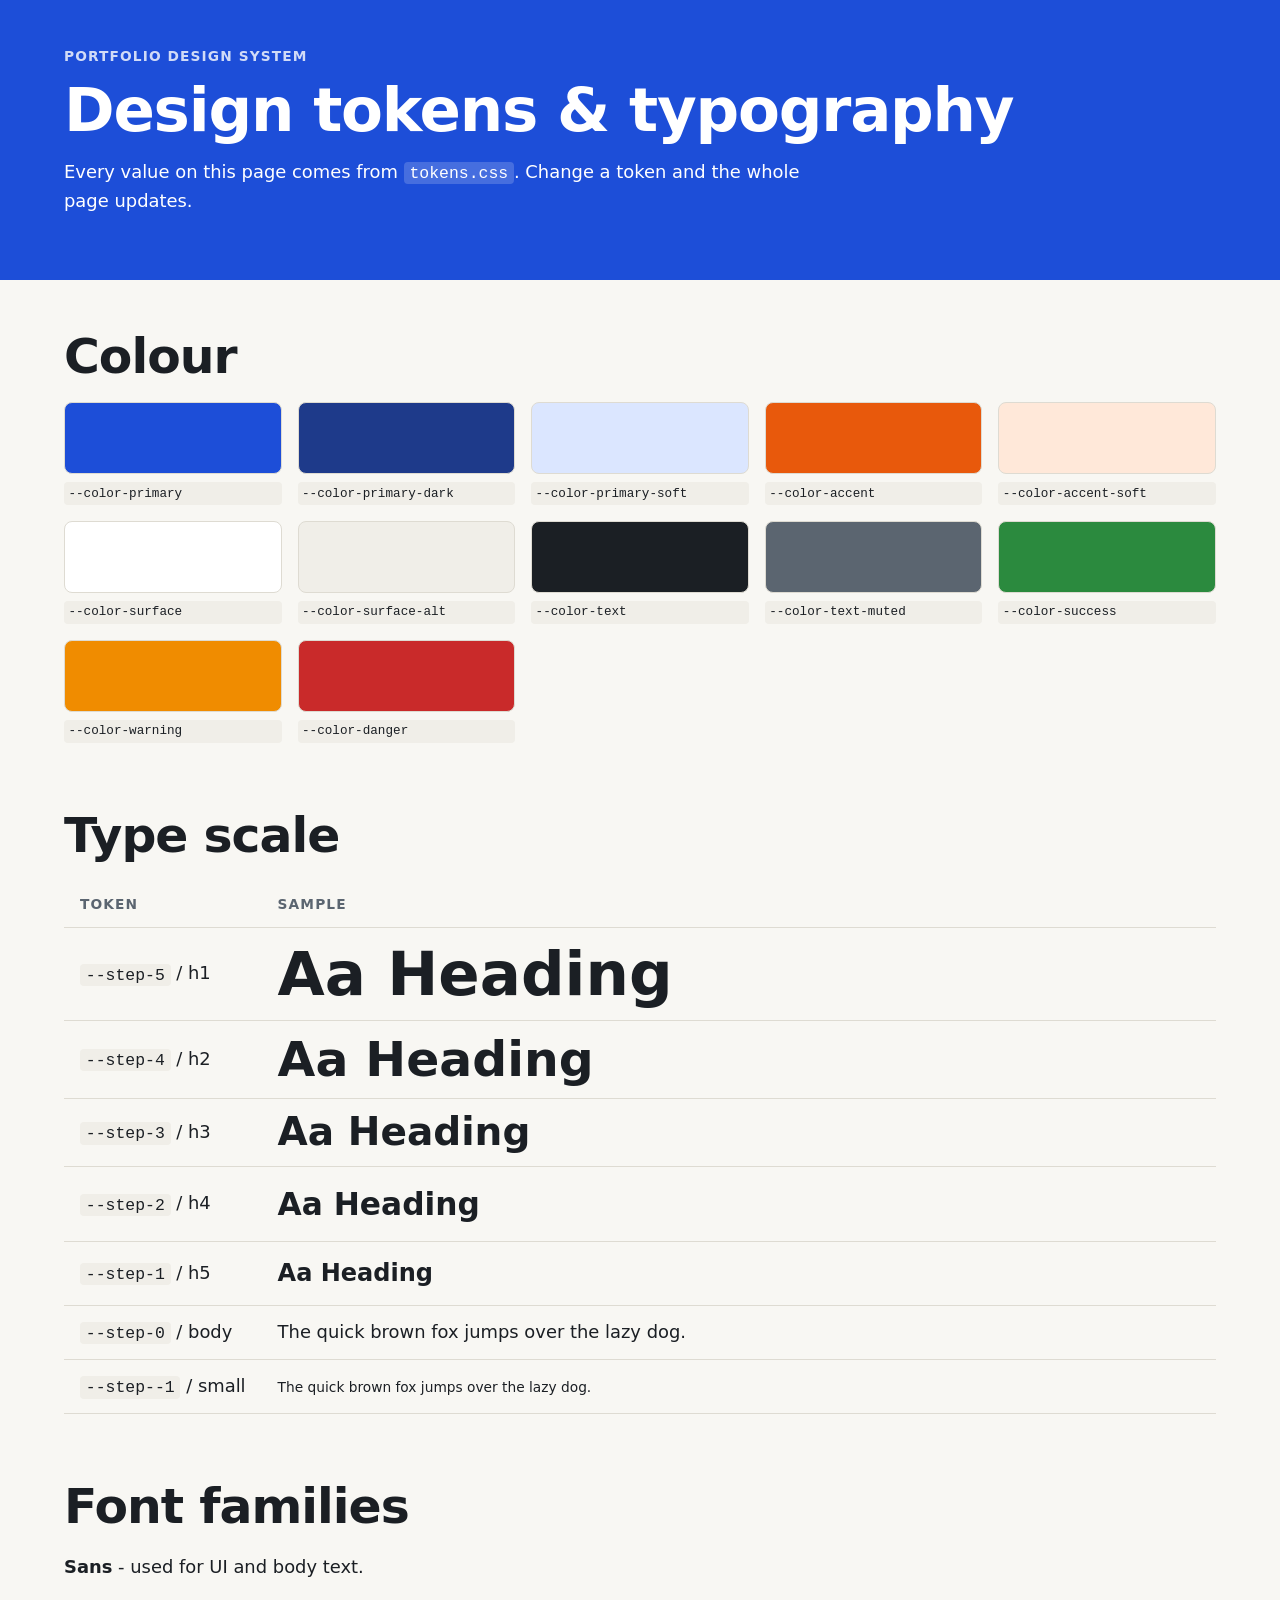
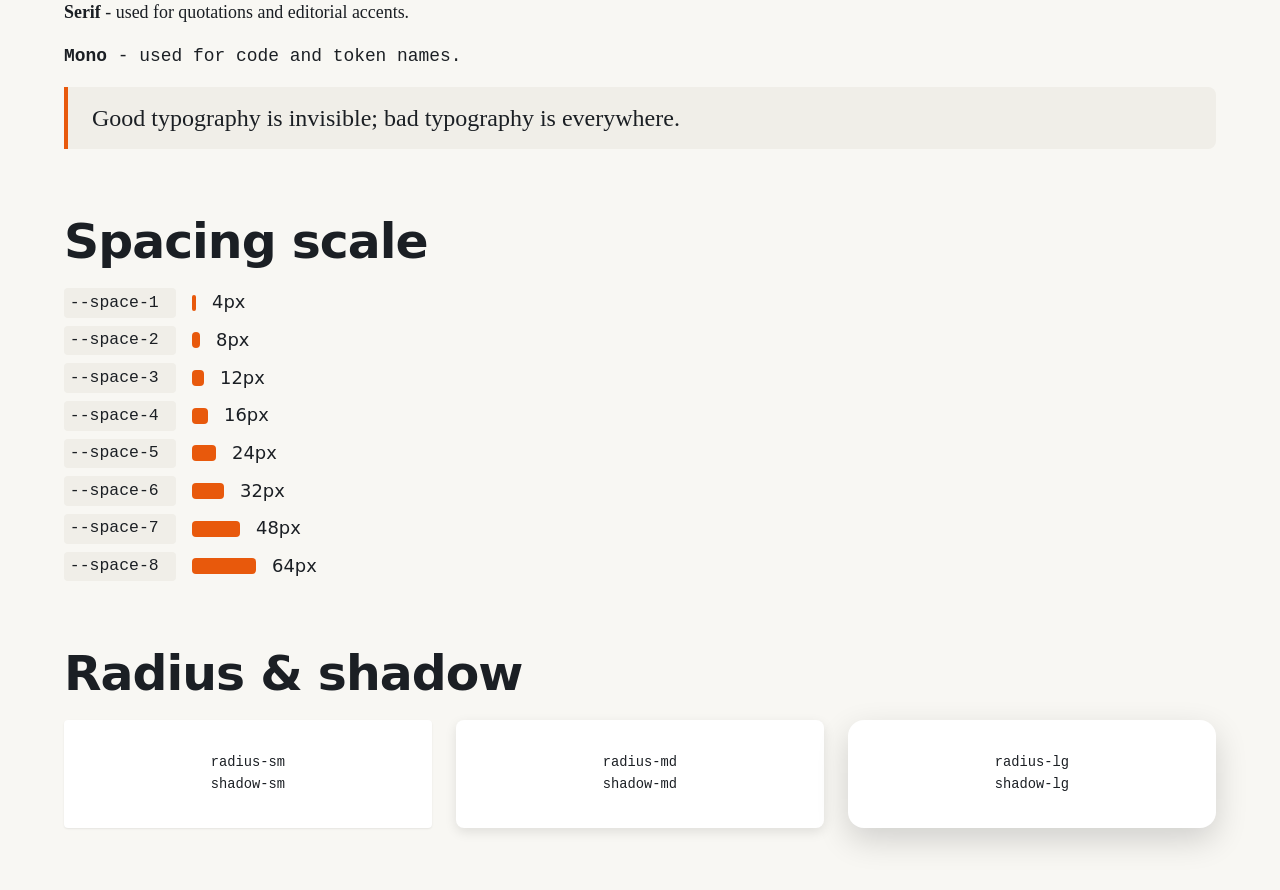
<file: P7-design-tokens/index.html>
<!DOCTYPE html>
<html lang="en">
<head>
  <meta charset="UTF-8">
  <meta name="viewport" content="width=device-width, initial-scale=1.0">
  <title>Design Tokens &amp; Typography | Style Guide</title>
  <link rel="stylesheet" href="tokens.css">
  <link rel="stylesheet" href="base.css">
  <link rel="stylesheet" href="style.css">
</head>
<body>
  <header class="page-head">
    <div class="container">
      <h6>Portfolio design system</h6>
      <h1>Design tokens &amp; typography</h1>
      <p>Every value on this page comes from <code>tokens.css</code>. Change a token and the whole page updates.</p>
    </div>
  </header>

  <main class="container">

    <section aria-labelledby="color-h">
      <h2 id="color-h">Colour</h2>
      <ul class="swatches">
        <li><span class="swatch" style="background:var(--color-primary)"></span><code>--color-primary</code></li>
        <li><span class="swatch" style="background:var(--color-primary-dark)"></span><code>--color-primary-dark</code></li>
        <li><span class="swatch" style="background:var(--color-primary-soft)"></span><code>--color-primary-soft</code></li>
        <li><span class="swatch" style="background:var(--color-accent)"></span><code>--color-accent</code></li>
        <li><span class="swatch" style="background:var(--color-accent-soft)"></span><code>--color-accent-soft</code></li>
        <li><span class="swatch" style="background:var(--color-surface)"></span><code>--color-surface</code></li>
        <li><span class="swatch" style="background:var(--color-surface-alt)"></span><code>--color-surface-alt</code></li>
        <li><span class="swatch" style="background:var(--color-text)"></span><code>--color-text</code></li>
        <li><span class="swatch" style="background:var(--color-text-muted)"></span><code>--color-text-muted</code></li>
        <li><span class="swatch" style="background:var(--color-success)"></span><code>--color-success</code></li>
        <li><span class="swatch" style="background:var(--color-warning)"></span><code>--color-warning</code></li>
        <li><span class="swatch" style="background:var(--color-danger)"></span><code>--color-danger</code></li>
      </ul>
    </section>

    <section aria-labelledby="type-h">
      <h2 id="type-h">Type scale</h2>
      <table class="type-table">
        <thead><tr><th scope="col">Token</th><th scope="col">Sample</th></tr></thead>
        <tbody>
          <tr><td><code>--step-5</code> / h1</td><td><span style="font-size:var(--step-5);font-weight:700;line-height:1.1">Aa Heading</span></td></tr>
          <tr><td><code>--step-4</code> / h2</td><td><span style="font-size:var(--step-4);font-weight:700;line-height:1.1">Aa Heading</span></td></tr>
          <tr><td><code>--step-3</code> / h3</td><td><span style="font-size:var(--step-3);font-weight:700;line-height:1.1">Aa Heading</span></td></tr>
          <tr><td><code>--step-2</code> / h4</td><td><span style="font-size:var(--step-2);font-weight:700">Aa Heading</span></td></tr>
          <tr><td><code>--step-1</code> / h5</td><td><span style="font-size:var(--step-1);font-weight:700">Aa Heading</span></td></tr>
          <tr><td><code>--step-0</code> / body</td><td><span style="font-size:var(--step-0)">The quick brown fox jumps over the lazy dog.</span></td></tr>
          <tr><td><code>--step--1</code> / small</td><td><span style="font-size:var(--step--1)">The quick brown fox jumps over the lazy dog.</span></td></tr>
        </tbody>
      </table>
    </section>

    <section aria-labelledby="font-h">
      <h2 id="font-h">Font families</h2>
      <p style="font-family:var(--font-sans)"><strong>Sans</strong> - used for UI and body text.</p>
      <p style="font-family:var(--font-serif)"><strong>Serif</strong> - used for quotations and editorial accents.</p>
      <p style="font-family:var(--font-mono)"><strong>Mono</strong> - used for code and token names.</p>
      <blockquote>Good typography is invisible; bad typography is everywhere.</blockquote>
    </section>

    <section aria-labelledby="space-h">
      <h2 id="space-h">Spacing scale</h2>
      <ul class="spacing">
        <li><code>--space-1</code><span class="bar" style="width:var(--space-1)"></span>4px</li>
        <li><code>--space-2</code><span class="bar" style="width:var(--space-2)"></span>8px</li>
        <li><code>--space-3</code><span class="bar" style="width:var(--space-3)"></span>12px</li>
        <li><code>--space-4</code><span class="bar" style="width:var(--space-4)"></span>16px</li>
        <li><code>--space-5</code><span class="bar" style="width:var(--space-5)"></span>24px</li>
        <li><code>--space-6</code><span class="bar" style="width:var(--space-6)"></span>32px</li>
        <li><code>--space-7</code><span class="bar" style="width:var(--space-7)"></span>48px</li>
        <li><code>--space-8</code><span class="bar" style="width:var(--space-8)"></span>64px</li>
      </ul>
    </section>

    <section aria-labelledby="shape-h">
      <h2 id="shape-h">Radius &amp; shadow</h2>
      <div class="shapes">
        <div class="shape" style="border-radius:var(--radius-sm);box-shadow:var(--shadow-sm)">radius-sm<br>shadow-sm</div>
        <div class="shape" style="border-radius:var(--radius-md);box-shadow:var(--shadow-md)">radius-md<br>shadow-md</div>
        <div class="shape" style="border-radius:var(--radius-lg);box-shadow:var(--shadow-lg)">radius-lg<br>shadow-lg</div>
      </div>
    </section>

  </main>
</body>
</html>
</file>
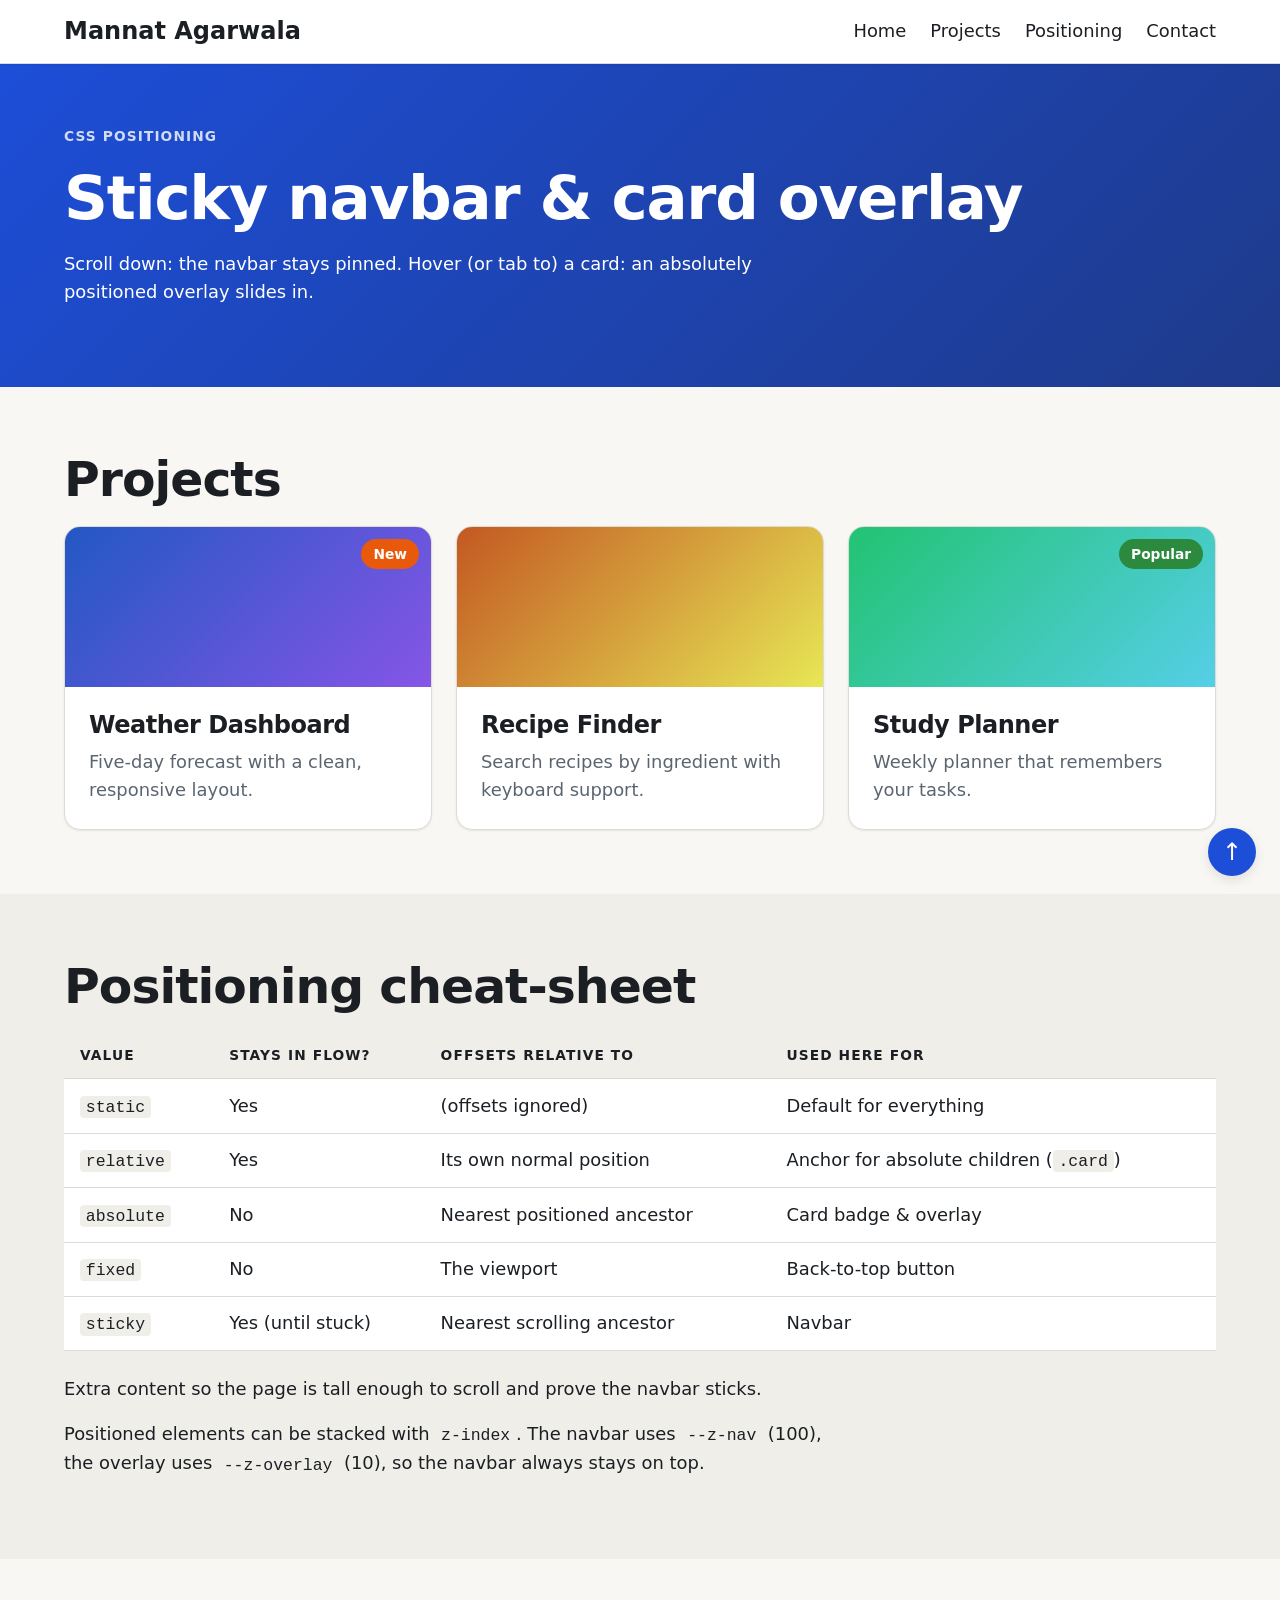
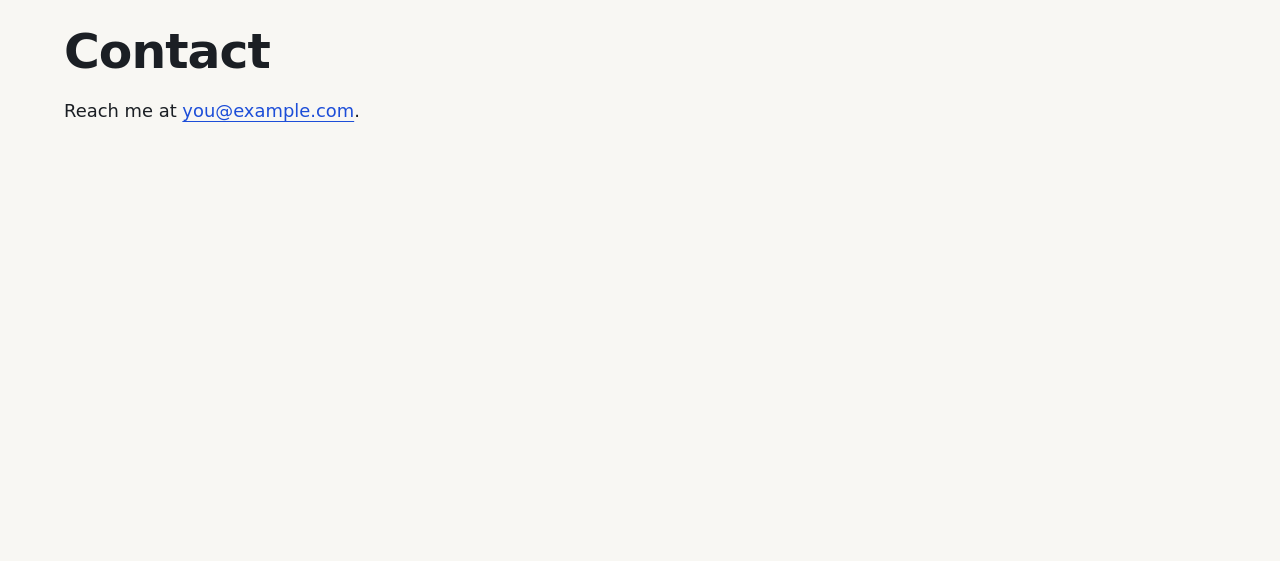
<file: P8-sticky-navbar-overlay/index.html>
<!DOCTYPE html>
<html lang="en">
<head>
  <meta charset="UTF-8">
  <meta name="viewport" content="width=device-width, initial-scale=1.0">
  <title>Sticky Navbar &amp; Card Overlay | CSS Positioning</title>
  <link rel="stylesheet" href="tokens.css">
  <link rel="stylesheet" href="base.css">
  <link rel="stylesheet" href="style.css">
</head>
<body>

  <!-- position: sticky - stays at the top once you scroll past it -->
  <header class="navbar">
    <div class="container navbar__inner">
      <a class="navbar__brand" href="#top">Mannat Agarwala</a>
      <nav aria-label="Primary">
        <ul class="navbar__links">
          <li><a href="#top">Home</a></li>
          <li><a href="#projects">Projects</a></li>
          <li><a href="#cheatsheet">Positioning</a></li>
          <li><a href="#contact">Contact</a></li>
        </ul>
      </nav>
    </div>
  </header>

  <main id="top">
    <section class="hero">
      <div class="container">
        <h6>CSS positioning</h6>
        <h1>Sticky navbar &amp; card overlay</h1>
        <p>Scroll down: the navbar stays pinned. Hover (or tab to) a card: an absolutely positioned overlay slides in.</p>
      </div>
    </section>

    <section id="projects" class="section">
      <div class="container">
        <h2>Projects</h2>
        <div class="cards">

          <article class="card">
            <!-- .card is position: relative, so absolute children are placed inside it -->
            <div class="card__media" style="--hue:220"></div>
            <span class="card__badge">New</span>
            <div class="card__body">
              <h3>Weather Dashboard</h3>
              <p>Five-day forecast with a clean, responsive layout.</p>
            </div>
            <div class="card__overlay">
              <p>HTML &middot; CSS &middot; JS</p>
              <a class="btn" href="#projects">View project</a>
            </div>
          </article>

          <article class="card">
            <div class="card__media" style="--hue:20"></div>
            <div class="card__body">
              <h3>Recipe Finder</h3>
              <p>Search recipes by ingredient with keyboard support.</p>
            </div>
            <div class="card__overlay">
              <p>HTML &middot; CSS Grid</p>
              <a class="btn" href="#projects">View project</a>
            </div>
          </article>

          <article class="card">
            <div class="card__media" style="--hue:150"></div>
            <span class="card__badge card__badge--alt">Popular</span>
            <div class="card__body">
              <h3>Study Planner</h3>
              <p>Weekly planner that remembers your tasks.</p>
            </div>
            <div class="card__overlay">
              <p>HTML &middot; Flexbox &middot; JS</p>
              <a class="btn" href="#projects">View project</a>
            </div>
          </article>

        </div>
      </div>
    </section>

    <section id="cheatsheet" class="section section--alt">
      <div class="container">
        <h2>Positioning cheat-sheet</h2>
        <table class="table">
          <thead>
            <tr><th scope="col">Value</th><th scope="col">Stays in flow?</th><th scope="col">Offsets relative to</th><th scope="col">Used here for</th></tr>
          </thead>
          <tbody>
            <tr><td><code>static</code></td><td>Yes</td><td>(offsets ignored)</td><td>Default for everything</td></tr>
            <tr><td><code>relative</code></td><td>Yes</td><td>Its own normal position</td><td>Anchor for absolute children (<code>.card</code>)</td></tr>
            <tr><td><code>absolute</code></td><td>No</td><td>Nearest positioned ancestor</td><td>Card badge &amp; overlay</td></tr>
            <tr><td><code>fixed</code></td><td>No</td><td>The viewport</td><td>Back-to-top button</td></tr>
            <tr><td><code>sticky</code></td><td>Yes (until stuck)</td><td>Nearest scrolling ancestor</td><td>Navbar</td></tr>
          </tbody>
        </table>
        <p>Extra content so the page is tall enough to scroll and prove the navbar sticks.</p>
        <p>Positioned elements can be stacked with <code>z-index</code>. The navbar uses <code>--z-nav</code> (100), the overlay uses <code>--z-overlay</code> (10), so the navbar always stays on top.</p>
      </div>
    </section>

    <section id="contact" class="section">
      <div class="container">
        <h2>Contact</h2>
        <p>Reach me at <a href="mailto:you@example.com">you@example.com</a>.</p>
        <div class="spacer"></div>
      </div>
    </section>
  </main>

  <!-- position: fixed - always in the bottom-right of the viewport -->
  <a class="to-top" href="#top" aria-label="Back to top">&uarr;</a>
</body>
</html>
</file>
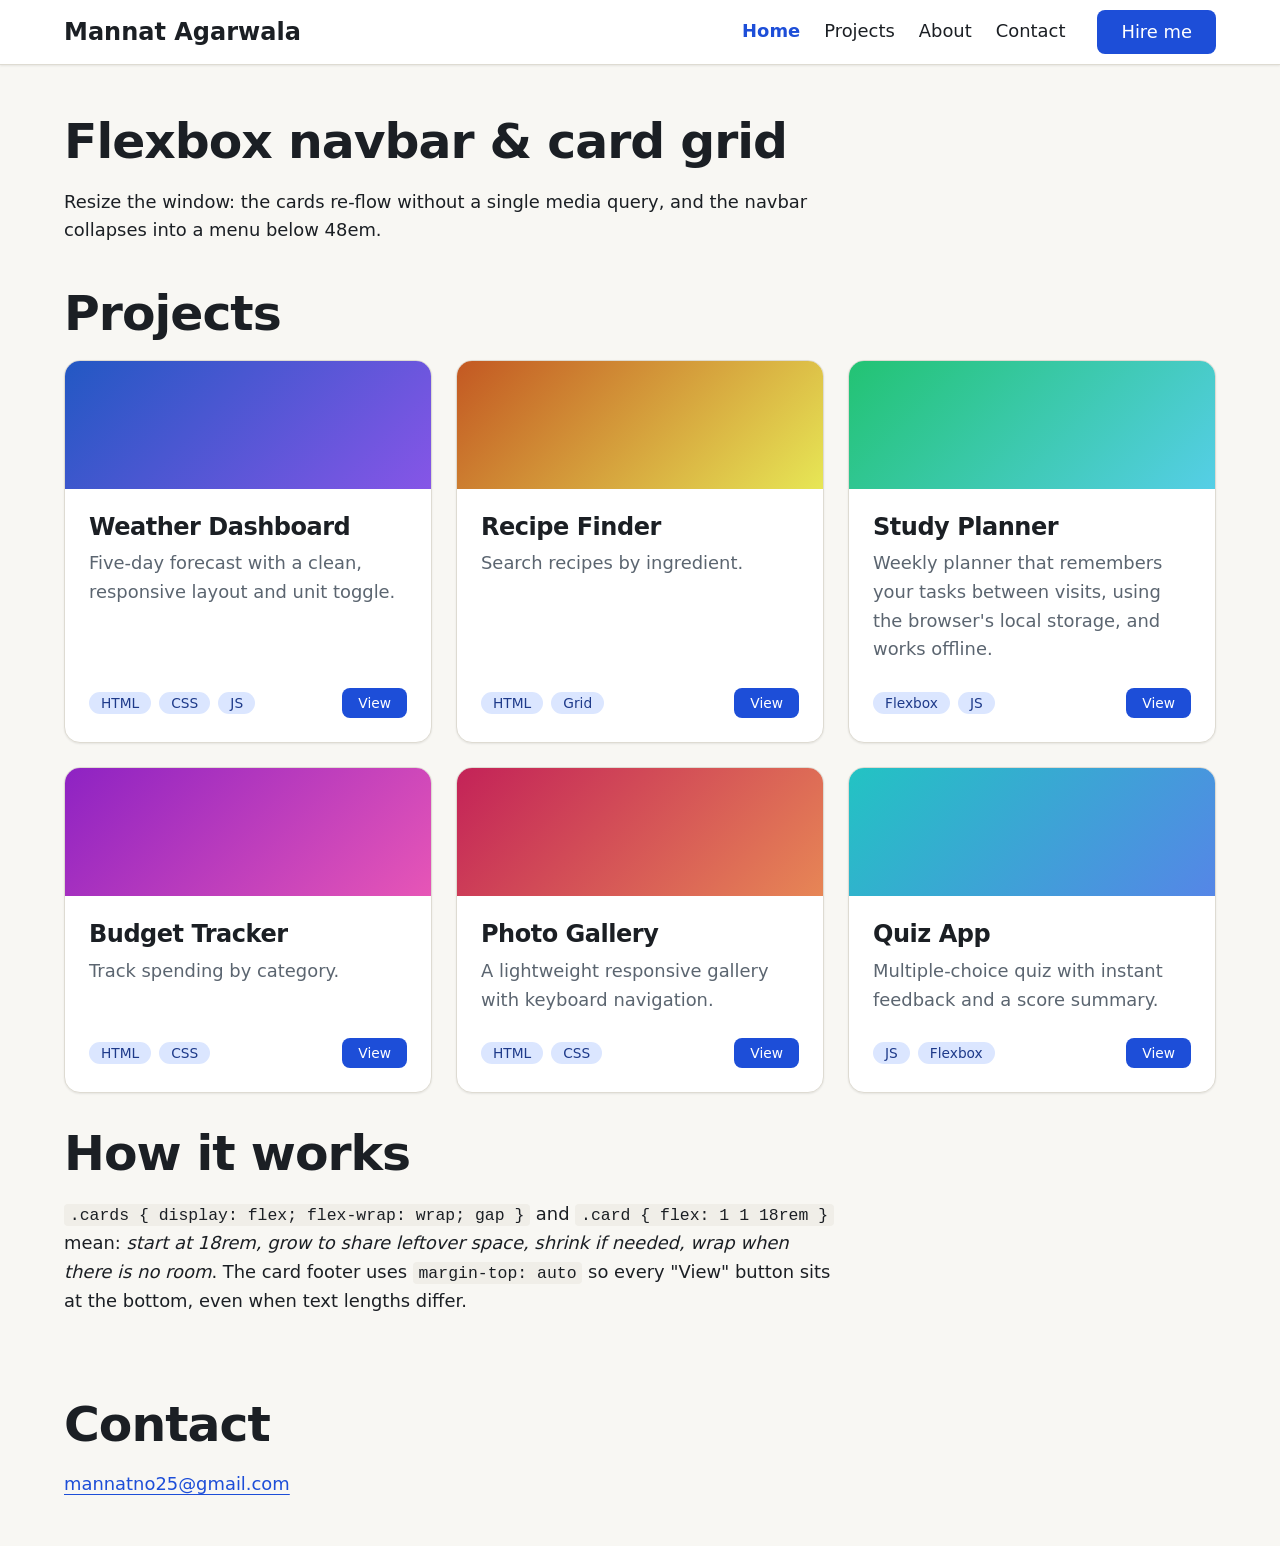
<file: P9-flexbox-navbar-cards/index.html>
<!DOCTYPE html>
<html lang="en">
<head>
  <meta charset="UTF-8">
  <meta name="viewport" content="width=device-width, initial-scale=1.0">
  <title>Responsive Navbar &amp; Card Grid | Flexbox</title>
  <link rel="stylesheet" href="tokens.css">
  <link rel="stylesheet" href="base.css">
  <link rel="stylesheet" href="style.css">
</head>
<body>

  <header class="navbar">
    <div class="container navbar__inner">
      <a class="navbar__brand" href="#top">
        Mannat Agarwala
      </a>

      <!-- CSS-only mobile menu: a hidden checkbox toggled by a label -->
      <input type="checkbox" id="nav-toggle" class="navbar__toggle visually-hidden">
      <label for="nav-toggle" class="navbar__burger" aria-label="Toggle navigation menu">
        <span></span><span></span><span></span>
      </label>

      <nav class="navbar__menu" aria-label="Primary">
        <ul class="navbar__links">
          <li><a href="#top" aria-current="page">Home</a></li>
          <li><a href="#projects">Projects</a></li>
          <li><a href="#about">About</a></li>
          <li><a href="#contact">Contact</a></li>
        </ul>
        <a class="btn" href="#contact">Hire me</a>
      </nav>
    </div>
  </header>

  <main id="top">
    <section class="intro container">
      <h1>Flexbox navbar &amp; card grid</h1>
      <p>Resize the window: the cards re-flow without a single media query, and the navbar collapses into a menu below 48em.</p>
    </section>

    <section id="projects" class="container">
      <h2>Projects</h2>
      <div class="cards">

        <article class="card">
          <div class="card__media" style="--hue:220"></div>
          <div class="card__body">
            <h3>Weather Dashboard</h3>
            <p>Five-day forecast with a clean, responsive layout and unit toggle.</p>
          </div>
          <footer class="card__footer">
            <ul class="tags"><li>HTML</li><li>CSS</li><li>JS</li></ul>
            <a class="btn btn--sm" href="#projects">View</a>
          </footer>
        </article>

        <article class="card">
          <div class="card__media" style="--hue:20"></div>
          <div class="card__body">
            <h3>Recipe Finder</h3>
            <p>Search recipes by ingredient.</p>
          </div>
          <footer class="card__footer">
            <ul class="tags"><li>HTML</li><li>Grid</li></ul>
            <a class="btn btn--sm" href="#projects">View</a>
          </footer>
        </article>

        <article class="card">
          <div class="card__media" style="--hue:150"></div>
          <div class="card__body">
            <h3>Study Planner</h3>
            <p>Weekly planner that remembers your tasks between visits, using the browser's local storage, and works offline.</p>
          </div>
          <footer class="card__footer">
            <ul class="tags"><li>Flexbox</li><li>JS</li></ul>
            <a class="btn btn--sm" href="#projects">View</a>
          </footer>
        </article>

        <article class="card">
          <div class="card__media" style="--hue:280"></div>
          <div class="card__body">
            <h3>Budget Tracker</h3>
            <p>Track spending by category.</p>
          </div>
          <footer class="card__footer">
            <ul class="tags"><li>HTML</li><li>CSS</li></ul>
            <a class="btn btn--sm" href="#projects">View</a>
          </footer>
        </article>

        <article class="card">
          <div class="card__media" style="--hue:340"></div>
          <div class="card__body">
            <h3>Photo Gallery</h3>
            <p>A lightweight responsive gallery with keyboard navigation.</p>
          </div>
          <footer class="card__footer">
            <ul class="tags"><li>HTML</li><li>CSS</li></ul>
            <a class="btn btn--sm" href="#projects">View</a>
          </footer>
        </article>

        <article class="card">
          <div class="card__media" style="--hue:180"></div>
          <div class="card__body">
            <h3>Quiz App</h3>
            <p>Multiple-choice quiz with instant feedback and a score summary.</p>
          </div>
          <footer class="card__footer">
            <ul class="tags"><li>JS</li><li>Flexbox</li></ul>
            <a class="btn btn--sm" href="#projects">View</a>
          </footer>
        </article>

      </div>
    </section>

    <section id="about" class="container note">
      <h2>How it works</h2>
      <p><code>.cards { display: flex; flex-wrap: wrap; gap }</code> and <code>.card { flex: 1 1 18rem }</code> mean: <em>start at 18rem, grow to share leftover space, shrink if needed, wrap when there is no room</em>. The card footer uses <code>margin-top: auto</code> so every "View" button sits at the bottom, even when text lengths differ.</p>
    </section>

    <section id="contact" class="container note">
      <h2>Contact</h2>
      <p><a href="mailto:mannatno25@gmail.com">mannatno25@gmail.com</a></p>
    </section>
  </main>
</body>
</html>
</file>
<file: P10-flexbox-header-footer/tokens.css>
/* ==========================================================================
   tokens.css  -  Design tokens (single source of truth)
   Every colour, size, space and shadow used in the portfolio is defined here
   as a CSS custom property. Components only ever use var(--token).
   ========================================================================== */

:root {
  /* ---- Colour: brand ---------------------------------------------------- */
  --color-primary: #1d4ed8;
  --color-primary-dark: #1e3a8a;
  --color-primary-soft: #dbe6ff;
  --color-accent: #e8590c;
  --color-accent-soft: #ffe8d9;

  /* ---- Colour: neutrals / surfaces ------------------------------------- */
  --color-bg: #f8f7f3;
  --color-surface: #ffffff;
  --color-surface-alt: #f0eee8;
  --color-text: #1b1f24;
  --color-text-muted: #5b6570;
  --color-border: #dedbd2;
  --color-on-primary: #ffffff;

  /* ---- Colour: feedback ------------------------------------------------- */
  --color-success: #2b8a3e;
  --color-warning: #f08c00;
  --color-danger: #c92a2a;

  /* ---- Typography: families -------------------------------------------- */
  --font-sans: "Inter", system-ui, -apple-system, "Segoe UI", Roboto, "Helvetica Neue", Arial, sans-serif;
  --font-serif: Georgia, "Times New Roman", Times, serif;
  --font-mono: ui-monospace, "SF Mono", Menlo, Consolas, monospace;

  /* ---- Typography: fluid type scale (ratio ~1.25) ---------------------- */
  --step--1: clamp(0.8rem, 0.78rem + 0.10vw, 0.875rem);
  --step-0:  clamp(1rem, 0.96rem + 0.20vw, 1.125rem);
  --step-1:  clamp(1.25rem, 1.15rem + 0.50vw, 1.5rem);
  --step-2:  clamp(1.563rem, 1.35rem + 1.00vw, 1.953rem);
  --step-3:  clamp(1.953rem, 1.55rem + 2.00vw, 2.441rem);
  --step-4:  clamp(2.441rem, 1.8rem + 3.20vw, 3.052rem);
  --step-5:  clamp(3.052rem, 2.0rem + 5.00vw, 3.815rem);

  /* ---- Typography: weights, line-heights, tracking --------------------- */
  --weight-regular: 400;
  --weight-medium: 500;
  --weight-bold: 700;
  --leading-tight: 1.2;
  --leading-normal: 1.6;
  --leading-loose: 1.8;
  --tracking-tight: -0.02em;
  --tracking-wide: 0.08em;

  /* ---- Spacing scale (4px base) ---------------------------------------- */
  --space-1: 0.25rem;
  --space-2: 0.5rem;
  --space-3: 0.75rem;
  --space-4: 1rem;
  --space-5: 1.5rem;
  --space-6: 2rem;
  --space-7: 3rem;
  --space-8: 4rem;
  --space-9: 6rem;

  /* ---- Shape, depth, layout -------------------------------------------- */
  --radius-sm: 4px;
  --radius-md: 8px;
  --radius-lg: 16px;
  --radius-pill: 999px;
  --shadow-sm: 0 1px 2px rgb(0 0 0 / 0.08);
  --shadow-md: 0 4px 12px rgb(0 0 0 / 0.10);
  --shadow-lg: 0 12px 32px rgb(0 0 0 / 0.16);
  --container: 72rem;
  --nav-height: 4rem;

  /* ---- Layers ----------------------------------------------------------- */
  --z-base: 1;
  --z-overlay: 10;
  --z-nav: 100;
}

/* Dark theme: only the colour tokens change; components need no edits. */
@media (prefers-color-scheme: dark) {
  :root {
    --color-primary: #6b95ff;
    --color-primary-dark: #9db8ff;
    --color-primary-soft: #1d2a4d;
    --color-accent: #ff8a4c;
    --color-accent-soft: #3d2415;
    --color-bg: #12151a;
    --color-surface: #1b2027;
    --color-surface-alt: #232a33;
    --color-text: #eceff3;
    --color-text-muted: #9aa5b1;
    --color-border: #2f3742;
    --color-on-primary: #0b1020;
  }
}
</file>
<file: P10-flexbox-header-footer/base.css>
/* ==========================================================================
   base.css  -  Reset + typography system built only from tokens.css
   ========================================================================== */

*, *::before, *::after { box-sizing: border-box; }

html { -webkit-text-size-adjust: 100%; scroll-behavior: smooth; }

body {
  margin: 0;
  background: var(--color-bg);
  color: var(--color-text);
  font-family: var(--font-sans);
  font-size: var(--step-0);
  line-height: var(--leading-normal);
}

/* ---- Headings: one rule per level, scale comes from tokens -------------- */
h1, h2, h3, h4, h5, h6 {
  margin: 0 0 var(--space-4);
  line-height: var(--leading-tight);
  letter-spacing: var(--tracking-tight);
  font-weight: var(--weight-bold);
  text-wrap: balance;
}
h1 { font-size: var(--step-5); }
h2 { font-size: var(--step-4); }
h3 { font-size: var(--step-3); }
h4 { font-size: var(--step-2); }
h5 { font-size: var(--step-1); }
h6 {
  font-size: var(--step--1);
  text-transform: uppercase;
  letter-spacing: var(--tracking-wide);
  color: var(--color-text-muted);
}

/* ---- Body copy ---------------------------------------------------------- */
p, ul, ol, dl, figure, blockquote { margin: 0 0 var(--space-4); }
p { max-width: 68ch; }
small { font-size: var(--step--1); color: var(--color-text-muted); }
strong { font-weight: var(--weight-bold); }

a {
  color: var(--color-primary);
  text-underline-offset: 0.2em;
}
a:hover { color: var(--color-primary-dark); }

blockquote {
  padding: var(--space-3) var(--space-5);
  border-left: 4px solid var(--color-accent);
  background: var(--color-surface-alt);
  font-family: var(--font-serif);
  font-size: var(--step-1);
  border-radius: 0 var(--radius-md) var(--radius-md) 0;
}

code, kbd, pre { font-family: var(--font-mono); font-size: 0.92em; }
code { background: var(--color-surface-alt); padding: 0.1em 0.35em; border-radius: var(--radius-sm); }

img, svg { max-width: 100%; display: block; }

/* ---- Utilities ---------------------------------------------------------- */
.container {
  width: min(100% - 2 * var(--space-5), var(--container));
  margin-inline: auto;
}
.visually-hidden {
  position: absolute !important;
  width: 1px; height: 1px;
  overflow: hidden;
  clip: rect(0 0 0 0);
  white-space: nowrap;
}
:focus-visible {
  outline: 3px solid var(--color-accent);
  outline-offset: 2px;
}
@media (prefers-reduced-motion: reduce) {
  html { scroll-behavior: auto; }
  *, *::before, *::after { animation: none !important; transition: none !important; }
}
</file>
<file: P10-flexbox-header-footer/style.css>
/* ==========================================================================
   P10 - Portfolio header and footer with advanced Flexbox
   ========================================================================== */

/* ---- Sticky-footer page shell ------------------------------------------ */
body {
  min-height: 100vh;
  display: flex;
  flex-direction: column;
}
main { flex: 1; padding-block: var(--space-7); }   /* takes all leftover height */

/* ---- Header ------------------------------------------------------------- */
.site-header {
  background: var(--color-surface);
  border-bottom: 1px solid var(--color-border);
}
.site-header__inner {
  display: flex;
  align-items: center;                  /* cross-axis (vertical) centring */
  justify-content: space-between;       /* main-axis distribution */
  gap: var(--space-5);
  min-height: var(--nav-height);
  flex-wrap: wrap;
}

/* Logo: a flex row of mark + text */
.logo {
  display: inline-flex;
  align-items: center;
  gap: var(--space-3);
  text-decoration: none;
  color: var(--color-text);
  font-weight: var(--weight-bold);
  font-size: var(--step-1);
}
.logo__mark {
  display: grid; place-items: center;
  width: 2.25rem; height: 2.25rem;
  background: var(--color-primary);
  color: var(--color-on-primary);
  border-radius: var(--radius-md);
  font-size: var(--step--1);
}

/* Nav: flex: 1 makes it fill the gap; its own flex centres the links */
.site-nav { flex: 1; }
.site-nav ul {
  display: flex;
  justify-content: center;
  gap: var(--space-5);
  list-style: none;
  margin: 0; padding: 0;
}
.site-nav a {
  display: block;
  padding: var(--space-2) 0;
  color: var(--color-text);
  text-decoration: none;
  border-bottom: 2px solid transparent;
}
.site-nav a:hover,
.site-nav a[aria-current="page"] { border-color: var(--color-accent); }

/* Actions: search group + button */
.site-actions { display: flex; align-items: center; gap: var(--space-3); }

.search { display: flex; }                         /* joined input + button */
.search input {
  width: 9rem;
  padding: var(--space-2) var(--space-3);
  font: inherit; font-size: var(--step--1);
  color: var(--color-text);
  background: var(--color-bg);
  border: 1px solid var(--color-border);
  border-right: 0;
  border-radius: var(--radius-md) 0 0 var(--radius-md);
}
.search button {
  padding: var(--space-2) var(--space-3);
  font: inherit; font-size: var(--step--1);
  background: var(--color-surface-alt);
  color: var(--color-text);
  border: 1px solid var(--color-border);
  border-radius: 0 var(--radius-md) var(--radius-md) 0;
  cursor: pointer;
}
.cta {
  padding: var(--space-2) var(--space-4);
  background: var(--color-accent);
  color: #fff;
  font-weight: var(--weight-medium);
  text-decoration: none;
  border-radius: var(--radius-md);
  white-space: nowrap;
}
.cta:hover { color: #fff; filter: brightness(1.08); }

/* Mobile: reorder without touching the HTML.
   Row 1 = logo + actions, Row 2 = nav (full width, scrolls sideways) */
@media (max-width: 52em) {
  .site-header__inner { padding-block: var(--space-3); }
  .site-actions { order: 2; margin-inline-start: auto; }
  .site-nav {
    order: 3;
    flex-basis: 100%;
    overflow-x: auto;
  }
  .site-nav ul { justify-content: flex-start; gap: var(--space-4); }
  .search input { width: 6rem; }
}
@media (max-width: 30em) {
  .search { display: none; }            /* keep the bar uncluttered on phones */
}

/* ---- Footer ------------------------------------------------------------- */
.site-footer {
  background: var(--color-text);
  color: var(--color-bg);
  padding-block: var(--space-7) var(--space-5);
}
.site-footer a { color: var(--color-bg); opacity: 0.8; text-decoration: none; }
.site-footer a:hover { opacity: 1; text-decoration: underline; }
.site-footer h2 {
  font-size: var(--step--1);
  text-transform: uppercase;
  letter-spacing: var(--tracking-wide);
  color: var(--color-bg);
  opacity: 0.6;
  margin-bottom: var(--space-3);
}
.site-footer ul { list-style: none; margin: 0; padding: 0; }
.site-footer li { margin-bottom: var(--space-2); }

.site-footer__top {
  display: flex;
  flex-wrap: wrap;
  gap: var(--space-6);
  padding-bottom: var(--space-6);
  border-bottom: 1px solid rgb(255 255 255 / 0.18);
}
.footer-brand { flex: 2 1 18rem; }        /* twice the growth of the link columns */
.footer-brand__name { font-size: var(--step-2); font-weight: var(--weight-bold); margin-bottom: var(--space-2); }
.footer-brand p { opacity: 0.8; }
.footer-col { flex: 1 1 9rem; }

.site-footer__bottom {
  display: flex;
  flex-wrap: wrap;
  align-items: center;
  justify-content: space-between;
  gap: var(--space-3);
  padding-top: var(--space-5);
  font-size: var(--step--1);
}
.site-footer__bottom p { margin: 0; opacity: 0.8; }
.social { display: flex; gap: var(--space-5); }
.social li { margin: 0; }

/* ---- Table in main ------------------------------------------------------ */
.table { width: 100%; border-collapse: collapse; background: var(--color-surface); }
.table th, .table td { text-align: left; padding: var(--space-3) var(--space-4); border-bottom: 1px solid var(--color-border); vertical-align: top; }
.table th { background: var(--color-surface-alt); font-size: var(--step--1); text-transform: uppercase; letter-spacing: var(--tracking-wide); }
@media (max-width: 40em) { .table { display: block; overflow-x: auto; } }
</file>
<file: P11-grid-newspaper/tokens.css>
/* ==========================================================================
   tokens.css  -  Design tokens (single source of truth)
   Every colour, size, space and shadow used in the portfolio is defined here
   as a CSS custom property. Components only ever use var(--token).
   ========================================================================== */

:root {
  /* ---- Colour: brand ---------------------------------------------------- */
  --color-primary: #1d4ed8;
  --color-primary-dark: #1e3a8a;
  --color-primary-soft: #dbe6ff;
  --color-accent: #e8590c;
  --color-accent-soft: #ffe8d9;

  /* ---- Colour: neutrals / surfaces ------------------------------------- */
  --color-bg: #f8f7f3;
  --color-surface: #ffffff;
  --color-surface-alt: #f0eee8;
  --color-text: #1b1f24;
  --color-text-muted: #5b6570;
  --color-border: #dedbd2;
  --color-on-primary: #ffffff;

  /* ---- Colour: feedback ------------------------------------------------- */
  --color-success: #2b8a3e;
  --color-warning: #f08c00;
  --color-danger: #c92a2a;

  /* ---- Typography: families -------------------------------------------- */
  --font-sans: "Inter", system-ui, -apple-system, "Segoe UI", Roboto, "Helvetica Neue", Arial, sans-serif;
  --font-serif: Georgia, "Times New Roman", Times, serif;
  --font-mono: ui-monospace, "SF Mono", Menlo, Consolas, monospace;

  /* ---- Typography: fluid type scale (ratio ~1.25) ---------------------- */
  --step--1: clamp(0.8rem, 0.78rem + 0.10vw, 0.875rem);
  --step-0:  clamp(1rem, 0.96rem + 0.20vw, 1.125rem);
  --step-1:  clamp(1.25rem, 1.15rem + 0.50vw, 1.5rem);
  --step-2:  clamp(1.563rem, 1.35rem + 1.00vw, 1.953rem);
  --step-3:  clamp(1.953rem, 1.55rem + 2.00vw, 2.441rem);
  --step-4:  clamp(2.441rem, 1.8rem + 3.20vw, 3.052rem);
  --step-5:  clamp(3.052rem, 2.0rem + 5.00vw, 3.815rem);

  /* ---- Typography: weights, line-heights, tracking --------------------- */
  --weight-regular: 400;
  --weight-medium: 500;
  --weight-bold: 700;
  --leading-tight: 1.2;
  --leading-normal: 1.6;
  --leading-loose: 1.8;
  --tracking-tight: -0.02em;
  --tracking-wide: 0.08em;

  /* ---- Spacing scale (4px base) ---------------------------------------- */
  --space-1: 0.25rem;
  --space-2: 0.5rem;
  --space-3: 0.75rem;
  --space-4: 1rem;
  --space-5: 1.5rem;
  --space-6: 2rem;
  --space-7: 3rem;
  --space-8: 4rem;
  --space-9: 6rem;

  /* ---- Shape, depth, layout -------------------------------------------- */
  --radius-sm: 4px;
  --radius-md: 8px;
  --radius-lg: 16px;
  --radius-pill: 999px;
  --shadow-sm: 0 1px 2px rgb(0 0 0 / 0.08);
  --shadow-md: 0 4px 12px rgb(0 0 0 / 0.10);
  --shadow-lg: 0 12px 32px rgb(0 0 0 / 0.16);
  --container: 72rem;
  --nav-height: 4rem;

  /* ---- Layers ----------------------------------------------------------- */
  --z-base: 1;
  --z-overlay: 10;
  --z-nav: 100;
}

/* Dark theme: only the colour tokens change; components need no edits. */
@media (prefers-color-scheme: dark) {
  :root {
    --color-primary: #6b95ff;
    --color-primary-dark: #9db8ff;
    --color-primary-soft: #1d2a4d;
    --color-accent: #ff8a4c;
    --color-accent-soft: #3d2415;
    --color-bg: #12151a;
    --color-surface: #1b2027;
    --color-surface-alt: #232a33;
    --color-text: #eceff3;
    --color-text-muted: #9aa5b1;
    --color-border: #2f3742;
    --color-on-primary: #0b1020;
  }
}
</file>
<file: P11-grid-newspaper/base.css>
/* ==========================================================================
   base.css  -  Reset + typography system built only from tokens.css
   ========================================================================== */

*, *::before, *::after { box-sizing: border-box; }

html { -webkit-text-size-adjust: 100%; scroll-behavior: smooth; }

body {
  margin: 0;
  background: var(--color-bg);
  color: var(--color-text);
  font-family: var(--font-sans);
  font-size: var(--step-0);
  line-height: var(--leading-normal);
}

/* ---- Headings: one rule per level, scale comes from tokens -------------- */
h1, h2, h3, h4, h5, h6 {
  margin: 0 0 var(--space-4);
  line-height: var(--leading-tight);
  letter-spacing: var(--tracking-tight);
  font-weight: var(--weight-bold);
  text-wrap: balance;
}
h1 { font-size: var(--step-5); }
h2 { font-size: var(--step-4); }
h3 { font-size: var(--step-3); }
h4 { font-size: var(--step-2); }
h5 { font-size: var(--step-1); }
h6 {
  font-size: var(--step--1);
  text-transform: uppercase;
  letter-spacing: var(--tracking-wide);
  color: var(--color-text-muted);
}

/* ---- Body copy ---------------------------------------------------------- */
p, ul, ol, dl, figure, blockquote { margin: 0 0 var(--space-4); }
p { max-width: 68ch; }
small { font-size: var(--step--1); color: var(--color-text-muted); }
strong { font-weight: var(--weight-bold); }

a {
  color: var(--color-primary);
  text-underline-offset: 0.2em;
}
a:hover { color: var(--color-primary-dark); }

blockquote {
  padding: var(--space-3) var(--space-5);
  border-left: 4px solid var(--color-accent);
  background: var(--color-surface-alt);
  font-family: var(--font-serif);
  font-size: var(--step-1);
  border-radius: 0 var(--radius-md) var(--radius-md) 0;
}

code, kbd, pre { font-family: var(--font-mono); font-size: 0.92em; }
code { background: var(--color-surface-alt); padding: 0.1em 0.35em; border-radius: var(--radius-sm); }

img, svg { max-width: 100%; display: block; }

/* ---- Utilities ---------------------------------------------------------- */
.container {
  width: min(100% - 2 * var(--space-5), var(--container));
  margin-inline: auto;
}
.visually-hidden {
  position: absolute !important;
  width: 1px; height: 1px;
  overflow: hidden;
  clip: rect(0 0 0 0);
  white-space: nowrap;
}
:focus-visible {
  outline: 3px solid var(--color-accent);
  outline-offset: 2px;
}
@media (prefers-reduced-motion: reduce) {
  html { scroll-behavior: auto; }
  *, *::before, *::after { animation: none !important; transition: none !important; }
}
</file>
<file: P11-grid-newspaper/style.css>
/* ==========================================================================
   P11 - Newspaper-style three-column layout with CSS Grid
   Layout is described once, in words, with grid-template-areas.
   ========================================================================== */

.paper {
  width: min(100% - 2 * var(--space-5), 74rem);
  margin: var(--space-5) auto;
  background: var(--color-surface);
  border: 1px solid var(--color-border);
  padding: var(--space-5) var(--space-6);
  font-family: var(--font-serif);
  box-shadow: var(--shadow-md);
}
.paper h1, .paper h2, .paper h3 { font-family: var(--font-serif); letter-spacing: 0; }

/* ---- Masthead ----------------------------------------------------------- */
.masthead { text-align: center; border-bottom: 4px double var(--color-text); padding-bottom: var(--space-3); }
.masthead__strip {
  display: flex; justify-content: space-between; flex-wrap: wrap; gap: var(--space-2);
  font-family: var(--font-sans); font-size: var(--step--1);
  text-transform: uppercase; letter-spacing: var(--tracking-wide);
  color: var(--color-text-muted);
  border-bottom: 1px solid var(--color-text);
  padding-bottom: var(--space-2);
}
.masthead__title {
  margin: var(--space-3) 0 0;
  font-size: clamp(2.4rem, 1rem + 6vw, 5rem);
  font-weight: 900;
  font-variant: small-caps;
  line-height: 1;
}
.masthead__tagline { margin: var(--space-2) auto 0; font-style: italic; color: var(--color-text-muted); }

.sections { border-bottom: 1px solid var(--color-text); }
.sections ul {
  display: flex; flex-wrap: wrap; justify-content: center; gap: var(--space-2) var(--space-6);
  list-style: none; margin: 0; padding: var(--space-2) 0;
  font-family: var(--font-sans); font-size: var(--step--1);
  text-transform: uppercase; letter-spacing: var(--tracking-wide);
}
.sections a { color: var(--color-text); text-decoration: none; }
.sections a:hover { color: var(--color-accent); }

/* ---- The grid: 3 columns (1fr 2fr 1fr) --------------------------------- */
.grid {
  display: grid;
  grid-template-columns: 1fr 2fr 1fr;
  grid-template-areas:
    "briefs lead      trending"
    "briefs secondary trending"
    "footer footer    footer";
  column-gap: var(--space-6);
  margin-top: var(--space-5);
}
.briefs     { grid-area: briefs; }
.lead       { grid-area: lead; }
.trending   { grid-area: trending; }
.secondary  { grid-area: secondary; }
.paper-footer { grid-area: footer; }

/* Column rules (the thin vertical lines between newspaper columns) */
.briefs   { padding-right: var(--space-6); border-right: 1px solid var(--color-border); margin-right: calc(-1 * var(--space-6) / 2); }
.trending { padding-left: var(--space-6);  border-left: 1px solid var(--color-border);  margin-left: calc(-1 * var(--space-6) / 2); }

/* ---- Shared newspaper bits --------------------------------------------- */
.kicker {
  font-family: var(--font-sans);
  font-size: var(--step--1);
  font-weight: var(--weight-bold);
  text-transform: uppercase;
  letter-spacing: var(--tracking-wide);
  color: var(--color-accent);
  margin: 0 0 var(--space-3);
}
.briefs h2.kicker, .trending h2.kicker { border-bottom: 2px solid var(--color-text); padding-bottom: var(--space-2); color: var(--color-text); }

.briefs article { padding-bottom: var(--space-4); margin-bottom: var(--space-4); border-bottom: 1px solid var(--color-border); }
.briefs article:last-child { border-bottom: 0; }
.briefs h3 { font-size: var(--step-1); margin-bottom: var(--space-2); }
.briefs p  { font-size: var(--step--1); margin: 0; color: var(--color-text-muted); }

/* ---- Lead story --------------------------------------------------------- */
.lead__headline { font-size: clamp(1.8rem, 1.2rem + 2.4vw, 3rem); line-height: 1.1; margin-bottom: var(--space-3); }
.byline { font-family: var(--font-sans); font-size: var(--step--1); color: var(--color-text-muted); margin-bottom: var(--space-4); }
.lead__figure { margin-bottom: var(--space-4); }
.lead__figure figcaption { font-family: var(--font-sans); font-size: var(--step--1); color: var(--color-text-muted); margin-top: var(--space-2); }

/* Newspaper columns for body text: CSS multi-column inside the grid area */
.lead__text {
  column-count: 2;
  column-gap: var(--space-5);
  column-rule: 1px solid var(--color-border);
  text-align: justify;
  hyphens: auto;
  font-size: var(--step-0);
}
.lead__text p { max-width: none; margin-bottom: var(--space-3); }
.lead__text p:first-child::first-letter {      /* drop cap */
  float: left;
  font-size: 3.6em;
  line-height: 0.8;
  padding: 0.08em 0.1em 0 0;
  font-weight: 700;
}

/* ---- Right column ------------------------------------------------------- */
.most-read { padding-left: 1.4rem; margin-bottom: var(--space-5); }
.most-read li { padding: var(--space-2) 0; border-bottom: 1px solid var(--color-border); font-weight: var(--weight-bold); }
.most-read a { color: var(--color-text); text-decoration: none; }
.most-read a:hover { color: var(--color-accent); }
.pull-quote { font-size: var(--step-1); font-style: italic; border-left-width: 4px; }
.pull-quote footer { font-family: var(--font-sans); font-size: var(--step--1); font-style: normal; color: var(--color-text-muted); }

/* ---- Secondary stories: a nested 2-column grid ------------------------- */
.secondary {
  display: grid;
  grid-template-columns: repeat(2, 1fr);
  gap: var(--space-6);
  margin-top: var(--space-5);
  padding-top: var(--space-5);
  border-top: 3px double var(--color-text);
}
.secondary h3 { font-size: var(--step-2); line-height: 1.15; }
.secondary p:last-child { font-size: var(--step--1); color: var(--color-text-muted); }

.paper-footer {
  margin-top: var(--space-6);
  padding-top: var(--space-3);
  border-top: 4px double var(--color-text);
  text-align: center;
  font-family: var(--font-sans);
  font-size: var(--step--1);
  color: var(--color-text-muted);
}
.paper-footer p { margin-inline: auto; }

/* ==========================================================================
   Responsive: same HTML, three different "floor plans"
   ========================================================================== */

/* Tablet: 2 columns */
@media (max-width: 62em) {
  .grid {
    grid-template-columns: 2fr 1fr;
    grid-template-areas:
      "lead      lead"
      "briefs    trending"
      "secondary secondary"
      "footer    footer";
  }
  .briefs   { margin-right: 0; padding-right: var(--space-5); }
  .trending { margin-left: 0;  padding-left: var(--space-5); }
  .lead { margin-bottom: var(--space-5); padding-bottom: var(--space-5); border-bottom: 1px solid var(--color-border); }
}

/* Phone: 1 column, single-column text */
@media (max-width: 40em) {
  .paper { padding: var(--space-4); }
  .grid {
    grid-template-columns: 1fr;
    grid-template-areas:
      "lead"
      "trending"
      "briefs"
      "secondary"
      "footer";
  }
  .briefs, .trending { padding: 0; border: 0; margin: var(--space-5) 0 0; }
  .lead__text { column-count: 1; text-align: left; }
  .secondary { grid-template-columns: 1fr; }
  .masthead__strip span:last-child { display: none; }
}
</file>
<file: P12-grid-projects/tokens.css>
/* ==========================================================================
   tokens.css  -  Design tokens (single source of truth)
   Every colour, size, space and shadow used in the portfolio is defined here
   as a CSS custom property. Components only ever use var(--token).
   ========================================================================== */

:root {
  /* ---- Colour: brand ---------------------------------------------------- */
  --color-primary: #1d4ed8;
  --color-primary-dark: #1e3a8a;
  --color-primary-soft: #dbe6ff;
  --color-accent: #e8590c;
  --color-accent-soft: #ffe8d9;

  /* ---- Colour: neutrals / surfaces ------------------------------------- */
  --color-bg: #f8f7f3;
  --color-surface: #ffffff;
  --color-surface-alt: #f0eee8;
  --color-text: #1b1f24;
  --color-text-muted: #5b6570;
  --color-border: #dedbd2;
  --color-on-primary: #ffffff;

  /* ---- Colour: feedback ------------------------------------------------- */
  --color-success: #2b8a3e;
  --color-warning: #f08c00;
  --color-danger: #c92a2a;

  /* ---- Typography: families -------------------------------------------- */
  --font-sans: "Inter", system-ui, -apple-system, "Segoe UI", Roboto, "Helvetica Neue", Arial, sans-serif;
  --font-serif: Georgia, "Times New Roman", Times, serif;
  --font-mono: ui-monospace, "SF Mono", Menlo, Consolas, monospace;

  /* ---- Typography: fluid type scale (ratio ~1.25) ---------------------- */
  --step--1: clamp(0.8rem, 0.78rem + 0.10vw, 0.875rem);
  --step-0:  clamp(1rem, 0.96rem + 0.20vw, 1.125rem);
  --step-1:  clamp(1.25rem, 1.15rem + 0.50vw, 1.5rem);
  --step-2:  clamp(1.563rem, 1.35rem + 1.00vw, 1.953rem);
  --step-3:  clamp(1.953rem, 1.55rem + 2.00vw, 2.441rem);
  --step-4:  clamp(2.441rem, 1.8rem + 3.20vw, 3.052rem);
  --step-5:  clamp(3.052rem, 2.0rem + 5.00vw, 3.815rem);

  /* ---- Typography: weights, line-heights, tracking --------------------- */
  --weight-regular: 400;
  --weight-medium: 500;
  --weight-bold: 700;
  --leading-tight: 1.2;
  --leading-normal: 1.6;
  --leading-loose: 1.8;
  --tracking-tight: -0.02em;
  --tracking-wide: 0.08em;

  /* ---- Spacing scale (4px base) ---------------------------------------- */
  --space-1: 0.25rem;
  --space-2: 0.5rem;
  --space-3: 0.75rem;
  --space-4: 1rem;
  --space-5: 1.5rem;
  --space-6: 2rem;
  --space-7: 3rem;
  --space-8: 4rem;
  --space-9: 6rem;

  /* ---- Shape, depth, layout -------------------------------------------- */
  --radius-sm: 4px;
  --radius-md: 8px;
  --radius-lg: 16px;
  --radius-pill: 999px;
  --shadow-sm: 0 1px 2px rgb(0 0 0 / 0.08);
  --shadow-md: 0 4px 12px rgb(0 0 0 / 0.10);
  --shadow-lg: 0 12px 32px rgb(0 0 0 / 0.16);
  --container: 72rem;
  --nav-height: 4rem;

  /* ---- Layers ----------------------------------------------------------- */
  --z-base: 1;
  --z-overlay: 10;
  --z-nav: 100;
}

/* Dark theme: only the colour tokens change; components need no edits. */
@media (prefers-color-scheme: dark) {
  :root {
    --color-primary: #6b95ff;
    --color-primary-dark: #9db8ff;
    --color-primary-soft: #1d2a4d;
    --color-accent: #ff8a4c;
    --color-accent-soft: #3d2415;
    --color-bg: #12151a;
    --color-surface: #1b2027;
    --color-surface-alt: #232a33;
    --color-text: #eceff3;
    --color-text-muted: #9aa5b1;
    --color-border: #2f3742;
    --color-on-primary: #0b1020;
  }
}
</file>
<file: P12-grid-projects/base.css>
/* ==========================================================================
   base.css  -  Reset + typography system built only from tokens.css
   ========================================================================== */

*, *::before, *::after { box-sizing: border-box; }

html { -webkit-text-size-adjust: 100%; scroll-behavior: smooth; }

body {
  margin: 0;
  background: var(--color-bg);
  color: var(--color-text);
  font-family: var(--font-sans);
  font-size: var(--step-0);
  line-height: var(--leading-normal);
}

/* ---- Headings: one rule per level, scale comes from tokens -------------- */
h1, h2, h3, h4, h5, h6 {
  margin: 0 0 var(--space-4);
  line-height: var(--leading-tight);
  letter-spacing: var(--tracking-tight);
  font-weight: var(--weight-bold);
  text-wrap: balance;
}
h1 { font-size: var(--step-5); }
h2 { font-size: var(--step-4); }
h3 { font-size: var(--step-3); }
h4 { font-size: var(--step-2); }
h5 { font-size: var(--step-1); }
h6 {
  font-size: var(--step--1);
  text-transform: uppercase;
  letter-spacing: var(--tracking-wide);
  color: var(--color-text-muted);
}

/* ---- Body copy ---------------------------------------------------------- */
p, ul, ol, dl, figure, blockquote { margin: 0 0 var(--space-4); }
p { max-width: 68ch; }
small { font-size: var(--step--1); color: var(--color-text-muted); }
strong { font-weight: var(--weight-bold); }

a {
  color: var(--color-primary);
  text-underline-offset: 0.2em;
}
a:hover { color: var(--color-primary-dark); }

blockquote {
  padding: var(--space-3) var(--space-5);
  border-left: 4px solid var(--color-accent);
  background: var(--color-surface-alt);
  font-family: var(--font-serif);
  font-size: var(--step-1);
  border-radius: 0 var(--radius-md) var(--radius-md) 0;
}

code, kbd, pre { font-family: var(--font-mono); font-size: 0.92em; }
code { background: var(--color-surface-alt); padding: 0.1em 0.35em; border-radius: var(--radius-sm); }

img, svg { max-width: 100%; display: block; }

/* ---- Utilities ---------------------------------------------------------- */
.container {
  width: min(100% - 2 * var(--space-5), var(--container));
  margin-inline: auto;
}
.visually-hidden {
  position: absolute !important;
  width: 1px; height: 1px;
  overflow: hidden;
  clip: rect(0 0 0 0);
  white-space: nowrap;
}
:focus-visible {
  outline: 3px solid var(--color-accent);
  outline-offset: 2px;
}
@media (prefers-reduced-motion: reduce) {
  html { scroll-behavior: auto; }
  *, *::before, *::after { animation: none !important; transition: none !important; }
}
</file>
<file: P12-grid-projects/style.css>
/* ==========================================================================
   P12 - Portfolio projects grid with advanced CSS Grid
   ========================================================================== */

.page-head {
  background: var(--color-surface-alt);
  border-bottom: 1px solid var(--color-border);
  padding-block: var(--space-7);
  margin-bottom: var(--space-6);
}
.page-head h1 { font-size: var(--step-4); }

/* ---- The grid ----------------------------------------------------------- */
.grid {
  list-style: none;
  margin: 0 0 var(--space-8);
  padding: 0;

  display: grid;
  /* As many columns of at least 16rem as fit; min(100%, 16rem) stops overflow on tiny screens */
  grid-template-columns: repeat(auto-fit, minmax(min(100%, 16rem), 1fr));
  grid-auto-rows: 11rem;                 /* every implicit row is 11rem tall */
  grid-auto-flow: row dense;             /* back-fill holes with later, smaller tiles */
  gap: var(--space-4);
}

/* ---- Tile --------------------------------------------------------------- */
.tile {
  position: relative;
  display: grid;                         /* a tile is itself a tiny grid: label on top, text at bottom */
  grid-template-rows: auto 1fr;
  align-content: stretch;
  padding: var(--space-5);
  color: #fff;
  border-radius: var(--radius-lg);
  background: linear-gradient(145deg, hsl(var(--hue) 65% 40%), hsl(calc(var(--hue) + 35) 70% 55%));
  overflow: hidden;
  box-shadow: var(--shadow-sm);
  transition: transform 0.2s, box-shadow 0.2s;
}
.tile:hover { transform: translateY(-3px); box-shadow: var(--shadow-lg); }
.tile::after {                           /* soft shade so white text always has contrast */
  content: "";
  position: absolute; inset: 0;
  background: linear-gradient(to top, rgb(0 0 0 / 0.38), transparent 65%);
  pointer-events: none;
}
.tile > * { position: relative; z-index: 1; }   /* keep text above the shade */

.tile__cat {
  justify-self: start;
  padding: 0 var(--space-3);
  background: rgb(255 255 255 / 0.2);
  border-radius: var(--radius-pill);
  font-size: var(--step--1);
  font-weight: var(--weight-medium);
  letter-spacing: 0.02em;
}
.tile > div { align-self: end; }         /* pin heading + text to the bottom of the tile */
.tile h2, .tile h3 { color: #fff; margin: 0 0 var(--space-1); letter-spacing: 0; }
.tile h3 { font-size: var(--step-1); }
.tile h2 { font-size: var(--step-3); }
.tile p { margin: 0; font-size: var(--step--1); opacity: 0.92; }
.tile__tags { margin-top: var(--space-3) !important; font-family: var(--font-mono); }

/* ---- Spans: only when there are at least 2 columns --------------------- */
@media (min-width: 40em) {
  .tile--wide     { grid-column: span 2; }
  .tile--tall     { grid-row: span 2; }
  .tile--featured { grid-column: span 2; grid-row: span 2; }
  .tile--featured p { font-size: var(--step-0); max-width: 34ch; }
}

/* ---- Legend & explanation ---------------------------------------------- */
.legend {
  display: flex; flex-wrap: wrap; gap: var(--space-5);
  list-style: none; padding: 0; margin: 0 0 var(--space-5);
  font-size: var(--step--1); color: var(--color-text-muted);
}
.legend li { display: flex; align-items: center; gap: var(--space-2); }
.legend__box { display: inline-block; background: var(--color-primary); border-radius: 3px; }
.legend__box--1    { width: 0.8rem; height: 0.8rem; }
.legend__box--wide { width: 1.6rem; height: 0.8rem; }
.legend__box--tall { width: 0.8rem; height: 1.6rem; }
.legend__box--feat { width: 1.6rem; height: 1.6rem; }

.explain { max-width: 52rem; margin-bottom: var(--space-8); }
.explain li { margin-bottom: var(--space-3); }
</file>
<file: P13-flexbox-vs-grid/tokens.css>
/* ==========================================================================
   tokens.css  -  Design tokens (single source of truth)
   Every colour, size, space and shadow used in the portfolio is defined here
   as a CSS custom property. Components only ever use var(--token).
   ========================================================================== */

:root {
  /* ---- Colour: brand ---------------------------------------------------- */
  --color-primary: #1d4ed8;
  --color-primary-dark: #1e3a8a;
  --color-primary-soft: #dbe6ff;
  --color-accent: #e8590c;
  --color-accent-soft: #ffe8d9;

  /* ---- Colour: neutrals / surfaces ------------------------------------- */
  --color-bg: #f8f7f3;
  --color-surface: #ffffff;
  --color-surface-alt: #f0eee8;
  --color-text: #1b1f24;
  --color-text-muted: #5b6570;
  --color-border: #dedbd2;
  --color-on-primary: #ffffff;

  /* ---- Colour: feedback ------------------------------------------------- */
  --color-success: #2b8a3e;
  --color-warning: #f08c00;
  --color-danger: #c92a2a;

  /* ---- Typography: families -------------------------------------------- */
  --font-sans: "Inter", system-ui, -apple-system, "Segoe UI", Roboto, "Helvetica Neue", Arial, sans-serif;
  --font-serif: Georgia, "Times New Roman", Times, serif;
  --font-mono: ui-monospace, "SF Mono", Menlo, Consolas, monospace;

  /* ---- Typography: fluid type scale (ratio ~1.25) ---------------------- */
  --step--1: clamp(0.8rem, 0.78rem + 0.10vw, 0.875rem);
  --step-0:  clamp(1rem, 0.96rem + 0.20vw, 1.125rem);
  --step-1:  clamp(1.25rem, 1.15rem + 0.50vw, 1.5rem);
  --step-2:  clamp(1.563rem, 1.35rem + 1.00vw, 1.953rem);
  --step-3:  clamp(1.953rem, 1.55rem + 2.00vw, 2.441rem);
  --step-4:  clamp(2.441rem, 1.8rem + 3.20vw, 3.052rem);
  --step-5:  clamp(3.052rem, 2.0rem + 5.00vw, 3.815rem);

  /* ---- Typography: weights, line-heights, tracking --------------------- */
  --weight-regular: 400;
  --weight-medium: 500;
  --weight-bold: 700;
  --leading-tight: 1.2;
  --leading-normal: 1.6;
  --leading-loose: 1.8;
  --tracking-tight: -0.02em;
  --tracking-wide: 0.08em;

  /* ---- Spacing scale (4px base) ---------------------------------------- */
  --space-1: 0.25rem;
  --space-2: 0.5rem;
  --space-3: 0.75rem;
  --space-4: 1rem;
  --space-5: 1.5rem;
  --space-6: 2rem;
  --space-7: 3rem;
  --space-8: 4rem;
  --space-9: 6rem;

  /* ---- Shape, depth, layout -------------------------------------------- */
  --radius-sm: 4px;
  --radius-md: 8px;
  --radius-lg: 16px;
  --radius-pill: 999px;
  --shadow-sm: 0 1px 2px rgb(0 0 0 / 0.08);
  --shadow-md: 0 4px 12px rgb(0 0 0 / 0.10);
  --shadow-lg: 0 12px 32px rgb(0 0 0 / 0.16);
  --container: 72rem;
  --nav-height: 4rem;

  /* ---- Layers ----------------------------------------------------------- */
  --z-base: 1;
  --z-overlay: 10;
  --z-nav: 100;
}

/* Dark theme: only the colour tokens change; components need no edits. */
@media (prefers-color-scheme: dark) {
  :root {
    --color-primary: #6b95ff;
    --color-primary-dark: #9db8ff;
    --color-primary-soft: #1d2a4d;
    --color-accent: #ff8a4c;
    --color-accent-soft: #3d2415;
    --color-bg: #12151a;
    --color-surface: #1b2027;
    --color-surface-alt: #232a33;
    --color-text: #eceff3;
    --color-text-muted: #9aa5b1;
    --color-border: #2f3742;
    --color-on-primary: #0b1020;
  }
}
</file>
<file: P13-flexbox-vs-grid/base.css>
/* ==========================================================================
   base.css  -  Reset + typography system built only from tokens.css
   ========================================================================== */

*, *::before, *::after { box-sizing: border-box; }

html { -webkit-text-size-adjust: 100%; scroll-behavior: smooth; }

body {
  margin: 0;
  background: var(--color-bg);
  color: var(--color-text);
  font-family: var(--font-sans);
  font-size: var(--step-0);
  line-height: var(--leading-normal);
}

/* ---- Headings: one rule per level, scale comes from tokens -------------- */
h1, h2, h3, h4, h5, h6 {
  margin: 0 0 var(--space-4);
  line-height: var(--leading-tight);
  letter-spacing: var(--tracking-tight);
  font-weight: var(--weight-bold);
  text-wrap: balance;
}
h1 { font-size: var(--step-5); }
h2 { font-size: var(--step-4); }
h3 { font-size: var(--step-3); }
h4 { font-size: var(--step-2); }
h5 { font-size: var(--step-1); }
h6 {
  font-size: var(--step--1);
  text-transform: uppercase;
  letter-spacing: var(--tracking-wide);
  color: var(--color-text-muted);
}

/* ---- Body copy ---------------------------------------------------------- */
p, ul, ol, dl, figure, blockquote { margin: 0 0 var(--space-4); }
p { max-width: 68ch; }
small { font-size: var(--step--1); color: var(--color-text-muted); }
strong { font-weight: var(--weight-bold); }

a {
  color: var(--color-primary);
  text-underline-offset: 0.2em;
}
a:hover { color: var(--color-primary-dark); }

blockquote {
  padding: var(--space-3) var(--space-5);
  border-left: 4px solid var(--color-accent);
  background: var(--color-surface-alt);
  font-family: var(--font-serif);
  font-size: var(--step-1);
  border-radius: 0 var(--radius-md) var(--radius-md) 0;
}

code, kbd, pre { font-family: var(--font-mono); font-size: 0.92em; }
code { background: var(--color-surface-alt); padding: 0.1em 0.35em; border-radius: var(--radius-sm); }

img, svg { max-width: 100%; display: block; }

/* ---- Utilities ---------------------------------------------------------- */
.container {
  width: min(100% - 2 * var(--space-5), var(--container));
  margin-inline: auto;
}
.visually-hidden {
  position: absolute !important;
  width: 1px; height: 1px;
  overflow: hidden;
  clip: rect(0 0 0 0);
  white-space: nowrap;
}
:focus-visible {
  outline: 3px solid var(--color-accent);
  outline-offset: 2px;
}
@media (prefers-reduced-motion: reduce) {
  html { scroll-behavior: auto; }
  *, *::before, *::after { animation: none !important; transition: none !important; }
}
</file>
<file: P13-flexbox-vs-grid/style.css>
/* ==========================================================================
   P13 - Choosing between Flexbox and Grid for a shared layout
   Grid = the outside (page + sections).  Flexbox = the inside (components).
   ========================================================================== */

/* ---- 1. PAGE SHELL: GRID ------------------------------------------------ */
.shell {
  display: grid;
  grid-template-columns: 15rem minmax(0, 1fr);   /* minmax(0,1fr) lets content shrink */
  grid-template-rows: auto 1fr auto;
  grid-template-areas:
    "header  header"
    "sidebar main"
    "footer  footer";
  min-height: 100vh;
  gap: 0;
}
.shell__header  { grid-area: header; }
.shell__sidebar { grid-area: sidebar; }
.shell__main    { grid-area: main; }
.shell__footer  { grid-area: footer; }

/* ---- 2. HEADER: FLEX ---------------------------------------------------- */
.shell__header {
  display: flex;
  align-items: center;
  justify-content: space-between;
  gap: var(--space-5);
  flex-wrap: wrap;
  padding: var(--space-3) var(--space-6);
  background: var(--color-surface);
  border-bottom: 1px solid var(--color-border);
}
.brand { font-weight: var(--weight-bold); font-size: var(--step-1); color: var(--color-text); text-decoration: none; }
.topnav { display: flex; gap: var(--space-5); list-style: none; margin: 0; padding: 0; }
.topnav a { color: var(--color-text); text-decoration: none; padding-block: var(--space-1); border-bottom: 2px solid transparent; }
.topnav a:hover, .topnav a[aria-current="page"] { border-color: var(--color-accent); }

/* Label toggle */
.toggle { display: inline-flex; align-items: center; gap: var(--space-2); font-size: var(--step--1); cursor: pointer; }
.toggle__box {
  width: 1.1rem; height: 1.1rem;
  border: 2px solid var(--color-primary); border-radius: 4px;
  display: grid; place-items: center;
}
body:has(#labels:checked) .toggle__box { background: var(--color-primary); }
body:has(#labels:checked) .toggle__box::after { content: "\2713"; color: var(--color-on-primary); font-size: 0.75rem; line-height: 1; }
body:has(#labels:focus-visible) .toggle { outline: 3px solid var(--color-accent); outline-offset: 3px; border-radius: 4px; }

/* ---- 3. SIDEBAR: FLEX COLUMN ------------------------------------------- */
.shell__sidebar {
  padding: var(--space-6) var(--space-5);
  background: var(--color-surface-alt);
  border-right: 1px solid var(--color-border);
}
.eyebrow { font-size: var(--step--1); text-transform: uppercase; letter-spacing: var(--tracking-wide); color: var(--color-text-muted); margin: 0 0 var(--space-3); }
.sidenav { display: flex; flex-direction: column; gap: var(--space-1); list-style: none; margin: 0 0 var(--space-6); padding: 0; }
.sidenav a {
  display: block; padding: var(--space-2) var(--space-3);
  color: var(--color-text); text-decoration: none; border-radius: var(--radius-md);
}
.sidenav a:hover { background: var(--color-primary-soft); }

/* Chips: flex with wrap */
.chips { display: flex; flex-wrap: wrap; gap: var(--space-2); list-style: none; margin: 0; padding: 0; }
.chips li {
  padding: 0 var(--space-3);
  background: var(--color-primary-soft); color: var(--color-primary-dark);
  border-radius: var(--radius-pill); font-size: var(--step--1);
}
.chips--sm li { font-size: 0.75rem; }

/* ---- 4. MAIN ------------------------------------------------------------ */
.shell__main { padding: var(--space-6); display: flex; flex-direction: column; gap: var(--space-7); }
.shell__main section[id] { scroll-margin-top: var(--space-5); }
.shell__main h2 { font-size: var(--step-3); }

/* Hero: FLEX - text grows, buttons stay their natural size */
.hero {
  display: flex;
  align-items: center;
  justify-content: space-between;
  gap: var(--space-6);
  flex-wrap: wrap;
  padding: var(--space-6);
  background: linear-gradient(135deg, var(--color-primary), var(--color-primary-dark));
  color: var(--color-on-primary);
  border-radius: var(--radius-lg);
}
.hero__text { flex: 1 1 22rem; }
.hero h1 { font-size: var(--step-4); color: inherit; }
.hero h1 em { color: #ffd8a8; font-style: normal; }
.hero p { margin: 0; opacity: 0.92; }
.btn-group { display: flex; gap: var(--space-3); }
.btn {
  display: inline-block; padding: var(--space-2) var(--space-5);
  background: var(--color-accent); color: #fff; text-decoration: none;
  font-weight: var(--weight-medium); border-radius: var(--radius-md); white-space: nowrap;
}
.btn:hover { color: #fff; filter: brightness(1.08); }
.btn--ghost { background: transparent; border: 2px solid currentColor; color: var(--color-on-primary); }
.btn--ghost:hover { color: var(--color-on-primary); background: rgb(255 255 255 / 0.15); }
.btn--sm { padding: var(--space-1) var(--space-4); font-size: var(--step--1); }

/* Stats: GRID - equal columns, wraps automatically */
.stats { display: grid; grid-template-columns: repeat(auto-fit, minmax(9rem, 1fr)); gap: var(--space-4); }
.stat {
  display: grid; justify-items: center; gap: var(--space-1);
  padding: var(--space-5) var(--space-3);
  background: var(--color-surface); border: 1px solid var(--color-border); border-radius: var(--radius-lg);
}
.stat__n { font-size: var(--step-4); font-weight: var(--weight-bold); color: var(--color-primary); line-height: 1; }
.stat__l { font-size: var(--step--1); color: var(--color-text-muted); text-align: center; }

/* Gallery: GRID of cards; every card is a FLEX column */
.gallery { display: grid; grid-template-columns: repeat(auto-fit, minmax(14rem, 1fr)); gap: var(--space-5); }
.card {
  display: flex; flex-direction: column;          /* flex inside grid cell */
  background: var(--color-surface); border: 1px solid var(--color-border);
  border-radius: var(--radius-lg); box-shadow: var(--shadow-sm);
}
.card__media { height: 6.5rem; border-radius: var(--radius-lg) var(--radius-lg) 0 0; background: linear-gradient(135deg, hsl(var(--hue) 70% 45%), hsl(calc(var(--hue) + 40) 75% 62%)); }
.card h3 { font-size: var(--step-1); margin: var(--space-4) var(--space-4) var(--space-1); }
.card p  { margin: 0 var(--space-4) var(--space-4); color: var(--color-text-muted); font-size: var(--step--1); }
.card__foot {
  margin-top: auto;                               /* footers align across cards of different heights */
  display: flex; align-items: center; justify-content: space-between;
  padding: 0 var(--space-4) var(--space-4);
}

/* Decision guide: GRID two columns, collapses to one */
.guide { display: grid; grid-template-columns: repeat(2, minmax(0, 1fr)); gap: var(--space-5); margin-bottom: var(--space-5); }
.guide__col { padding: var(--space-5); border-radius: var(--radius-lg); border: 1px solid var(--color-border); background: var(--color-surface); }
.guide__col h3 { font-size: var(--step-1); }
.guide__col ul { margin: 0; padding-left: 1.2rem; }
.guide__col li { margin-bottom: var(--space-2); }
.guide__col--flex { border-top: 4px solid var(--color-accent); }
.guide__col--grid { border-top: 4px solid var(--color-primary); }
.rule { padding: var(--space-4) var(--space-5); background: var(--color-accent-soft); border-radius: var(--radius-md); }

/* ---- 5. FOOTER: FLEX ---------------------------------------------------- */
.shell__footer {
  display: flex; justify-content: space-between; align-items: center; flex-wrap: wrap; gap: var(--space-3);
  padding: var(--space-4) var(--space-6);
  background: var(--color-text); color: var(--color-bg); font-size: var(--step--1);
}
.shell__footer p { margin: 0; }
.shell__footer a { color: var(--color-bg); }

/* ---- 6. Layout labels (pure CSS, toggled with :has) --------------------- */
/* Absolutely positioned pseudo-elements do not take part in flex/grid layout,
   so adding the label never changes the layout being demonstrated. */
body:has(#labels:checked) [data-layout] { position: relative; }
body:has(#labels:checked) [data-layout="grid"] { outline: 2px dashed #7048e8; outline-offset: 2px; }
body:has(#labels:checked) [data-layout="flex"] { outline: 2px dashed #e8590c; outline-offset: 2px; }
body:has(#labels:checked) [data-layout]::before {
  content: attr(data-layout);
  position: absolute; top: -0.55rem; right: 0.4rem; z-index: 5;
  padding: 0 0.4rem; border-radius: 3px;
  font: 700 0.6rem/1.3 var(--font-mono); text-transform: uppercase; letter-spacing: 0.06em; color: #fff;
}
body:has(#labels:checked) [data-layout="grid"]::before { background: #7048e8; }
body:has(#labels:checked) [data-layout="flex"]::before { background: #e8590c; }
/* header/footer sit at the page edge: pull their label inside */
body:has(#labels:checked) .shell__header[data-layout]::before,
body:has(#labels:checked) .shell__footer[data-layout]::before { top: 0.15rem; }
/* keep tiny nested labels out of the way */
body:has(#labels:checked) .chips--sm[data-layout]::before,
body:has(#labels:checked) .topnav[data-layout]::before { display: none; }

/* ---- 7. Responsive: the shell re-arranges with ONE rule ---------------- */
@media (max-width: 52em) {
  .shell {
    grid-template-columns: minmax(0, 1fr);
    grid-template-rows: auto;
    grid-template-areas: "header" "sidebar" "main" "footer";
  }
  .shell__sidebar { border-right: 0; border-bottom: 1px solid var(--color-border); padding: var(--space-4) var(--space-5); }
  .sidenav { flex-direction: row; flex-wrap: wrap; margin-bottom: var(--space-4); }   /* same flex, other axis */
  .shell__header, .shell__main, .shell__footer { padding-inline: var(--space-5); }
  .guide { grid-template-columns: 1fr; }
}
@media (max-width: 36em) {
  .shell__header { flex-direction: column; align-items: flex-start; }
}
</file>
<file: P5-semantic-bio/style.css>
/* P5 - light styling only; the point of this practical is the HTML structure. */
body {
  font-family: system-ui, sans-serif;
  line-height: 1.6;
  color: #1b1f24;
  max-width: 46rem;
  margin: 0 auto;
  padding: 0 1rem 2rem;
}

header {
  display: flex;
  justify-content: space-between;
  align-items: center;
  flex-wrap: wrap;
  padding: 1rem 0;
  border-bottom: 2px solid #1d4ed8;
}
.site-name { margin: 0; font-weight: 700; font-size: 1.25rem; }
nav ul { list-style: none; display: flex; gap: 1rem; margin: 0; padding: 0; }
nav a { text-decoration: none; color: #1d4ed8; }
nav a:hover { text-decoration: underline; }

h1 { margin-bottom: 0.25rem; }
.lead { margin-top: 0; font-size: 1.2rem; color: #5b6570; }

figure { margin: 1.5rem 0; text-align: center; }
figure svg { width: 140px; margin: 0 auto; }
figcaption { font-size: 0.85rem; color: #5b6570; margin-top: 0.5rem; }

blockquote {
  margin: 1rem 0;
  padding: 0.5rem 1rem;
  border-left: 4px solid #e8590c;
  background: #f4f2ec;
}
blockquote p { margin: 0; font-style: italic; }
blockquote footer { font-size: 0.9rem; color: #5b6570; }

dt { font-weight: 700; margin-top: 0.75rem; }
dd { margin-left: 1.5rem; }

aside {
  background: #fff4e6;
  border: 1px solid #ffd8a8;
  padding: 0.5rem 1rem;
  border-radius: 8px;
  margin: 2rem 0;
}
aside h2 { font-size: 1.1rem; }

body > footer { border-top: 1px solid #dedbd2; margin-top: 2rem; padding-top: 1rem; }
address { font-style: normal; }
</file>
<file: P6-portfolio-structure/style.css>
/* P6 - minimal presentation so the semantic structure is easy to see.
   The full design system arrives in P7. */
* { box-sizing: border-box; }
body {
  font-family: system-ui, sans-serif;
  line-height: 1.6;
  color: #1b1f24;
  margin: 0;
}
.skip-link {
  position: absolute; left: -999px; top: 0;
  background: #1d4ed8; color: #fff; padding: 0.5rem 1rem;
}
.skip-link:focus { left: 0; }

header, main, footer { max-width: 56rem; margin: 0 auto; padding: 0 1rem; }
header {
  display: flex; justify-content: space-between; align-items: center;
  flex-wrap: wrap; gap: 0.5rem; padding-block: 1rem; border-bottom: 1px solid #dedbd2;
}
.brand { font-weight: 700; color: #1b1f24; text-decoration: none; }
nav ul { list-style: none; display: flex; gap: 1rem; margin: 0; padding: 0; flex-wrap: wrap; }
nav a { color: #1d4ed8; text-decoration: none; }

main > section { padding-block: 2rem; border-bottom: 1px solid #eee; }
.eyebrow { text-transform: uppercase; letter-spacing: 0.08em; color: #e8590c; font-weight: 700; margin: 0; }
h1 { font-size: 2.25rem; line-height: 1.2; margin: 0.25rem 0 1rem; }

.button {
  display: inline-block; background: #1d4ed8; color: #fff;
  padding: 0.6rem 1.2rem; border-radius: 6px; text-decoration: none;
}

article { border: 1px solid #dedbd2; border-radius: 8px; padding: 0.75rem 1rem; margin-bottom: 1rem; }
article h3 { margin: 0 0 0.25rem; }
article p { margin: 0.25rem 0; }

ol { padding-left: 1.2rem; }
ol h3 { margin-bottom: 0; }

form fieldset { border: 1px solid #dedbd2; border-radius: 8px; max-width: 32rem; }
label { display: block; margin-top: 0.75rem; font-weight: 600; }
input, select, textarea { width: 100%; padding: 0.5rem; font: inherit; border: 1px solid #aaa; border-radius: 4px; }
button[type="submit"] {
  margin-top: 1rem; padding: 0.6rem 1.4rem; font: inherit;
  background: #1d4ed8; color: #fff; border: 0; border-radius: 6px; cursor: pointer;
}

footer { padding-block: 1.5rem; border-top: 1px solid #dedbd2; }
address { font-style: normal; }
</file>
<file: P7-design-tokens/tokens.css>
/* ==========================================================================
   tokens.css  -  Design tokens (single source of truth)
   Every colour, size, space and shadow used in the portfolio is defined here
   as a CSS custom property. Components only ever use var(--token).
   ========================================================================== */

:root {
  /* ---- Colour: brand ---------------------------------------------------- */
  --color-primary: #1d4ed8;
  --color-primary-dark: #1e3a8a;
  --color-primary-soft: #dbe6ff;
  --color-accent: #e8590c;
  --color-accent-soft: #ffe8d9;

  /* ---- Colour: neutrals / surfaces ------------------------------------- */
  --color-bg: #f8f7f3;
  --color-surface: #ffffff;
  --color-surface-alt: #f0eee8;
  --color-text: #1b1f24;
  --color-text-muted: #5b6570;
  --color-border: #dedbd2;
  --color-on-primary: #ffffff;

  /* ---- Colour: feedback ------------------------------------------------- */
  --color-success: #2b8a3e;
  --color-warning: #f08c00;
  --color-danger: #c92a2a;

  /* ---- Typography: families -------------------------------------------- */
  --font-sans: "Inter", system-ui, -apple-system, "Segoe UI", Roboto, "Helvetica Neue", Arial, sans-serif;
  --font-serif: Georgia, "Times New Roman", Times, serif;
  --font-mono: ui-monospace, "SF Mono", Menlo, Consolas, monospace;

  /* ---- Typography: fluid type scale (ratio ~1.25) ---------------------- */
  --step--1: clamp(0.8rem, 0.78rem + 0.10vw, 0.875rem);
  --step-0:  clamp(1rem, 0.96rem + 0.20vw, 1.125rem);
  --step-1:  clamp(1.25rem, 1.15rem + 0.50vw, 1.5rem);
  --step-2:  clamp(1.563rem, 1.35rem + 1.00vw, 1.953rem);
  --step-3:  clamp(1.953rem, 1.55rem + 2.00vw, 2.441rem);
  --step-4:  clamp(2.441rem, 1.8rem + 3.20vw, 3.052rem);
  --step-5:  clamp(3.052rem, 2.0rem + 5.00vw, 3.815rem);

  /* ---- Typography: weights, line-heights, tracking --------------------- */
  --weight-regular: 400;
  --weight-medium: 500;
  --weight-bold: 700;
  --leading-tight: 1.2;
  --leading-normal: 1.6;
  --leading-loose: 1.8;
  --tracking-tight: -0.02em;
  --tracking-wide: 0.08em;

  /* ---- Spacing scale (4px base) ---------------------------------------- */
  --space-1: 0.25rem;
  --space-2: 0.5rem;
  --space-3: 0.75rem;
  --space-4: 1rem;
  --space-5: 1.5rem;
  --space-6: 2rem;
  --space-7: 3rem;
  --space-8: 4rem;
  --space-9: 6rem;

  /* ---- Shape, depth, layout -------------------------------------------- */
  --radius-sm: 4px;
  --radius-md: 8px;
  --radius-lg: 16px;
  --radius-pill: 999px;
  --shadow-sm: 0 1px 2px rgb(0 0 0 / 0.08);
  --shadow-md: 0 4px 12px rgb(0 0 0 / 0.10);
  --shadow-lg: 0 12px 32px rgb(0 0 0 / 0.16);
  --container: 72rem;
  --nav-height: 4rem;

  /* ---- Layers ----------------------------------------------------------- */
  --z-base: 1;
  --z-overlay: 10;
  --z-nav: 100;
}

/* Dark theme: only the colour tokens change; components need no edits. */
@media (prefers-color-scheme: dark) {
  :root {
    --color-primary: #6b95ff;
    --color-primary-dark: #9db8ff;
    --color-primary-soft: #1d2a4d;
    --color-accent: #ff8a4c;
    --color-accent-soft: #3d2415;
    --color-bg: #12151a;
    --color-surface: #1b2027;
    --color-surface-alt: #232a33;
    --color-text: #eceff3;
    --color-text-muted: #9aa5b1;
    --color-border: #2f3742;
    --color-on-primary: #0b1020;
  }
}
</file>
<file: P7-design-tokens/base.css>
/* ==========================================================================
   base.css  -  Reset + typography system built only from tokens.css
   ========================================================================== */

*, *::before, *::after { box-sizing: border-box; }

html { -webkit-text-size-adjust: 100%; scroll-behavior: smooth; }

body {
  margin: 0;
  background: var(--color-bg);
  color: var(--color-text);
  font-family: var(--font-sans);
  font-size: var(--step-0);
  line-height: var(--leading-normal);
}

/* ---- Headings: one rule per level, scale comes from tokens -------------- */
h1, h2, h3, h4, h5, h6 {
  margin: 0 0 var(--space-4);
  line-height: var(--leading-tight);
  letter-spacing: var(--tracking-tight);
  font-weight: var(--weight-bold);
  text-wrap: balance;
}
h1 { font-size: var(--step-5); }
h2 { font-size: var(--step-4); }
h3 { font-size: var(--step-3); }
h4 { font-size: var(--step-2); }
h5 { font-size: var(--step-1); }
h6 {
  font-size: var(--step--1);
  text-transform: uppercase;
  letter-spacing: var(--tracking-wide);
  color: var(--color-text-muted);
}

/* ---- Body copy ---------------------------------------------------------- */
p, ul, ol, dl, figure, blockquote { margin: 0 0 var(--space-4); }
p { max-width: 68ch; }
small { font-size: var(--step--1); color: var(--color-text-muted); }
strong { font-weight: var(--weight-bold); }

a {
  color: var(--color-primary);
  text-underline-offset: 0.2em;
}
a:hover { color: var(--color-primary-dark); }

blockquote {
  padding: var(--space-3) var(--space-5);
  border-left: 4px solid var(--color-accent);
  background: var(--color-surface-alt);
  font-family: var(--font-serif);
  font-size: var(--step-1);
  border-radius: 0 var(--radius-md) var(--radius-md) 0;
}

code, kbd, pre { font-family: var(--font-mono); font-size: 0.92em; }
code { background: var(--color-surface-alt); padding: 0.1em 0.35em; border-radius: var(--radius-sm); }

img, svg { max-width: 100%; display: block; }

/* ---- Utilities ---------------------------------------------------------- */
.container {
  width: min(100% - 2 * var(--space-5), var(--container));
  margin-inline: auto;
}
.visually-hidden {
  position: absolute !important;
  width: 1px; height: 1px;
  overflow: hidden;
  clip: rect(0 0 0 0);
  white-space: nowrap;
}
:focus-visible {
  outline: 3px solid var(--color-accent);
  outline-offset: 2px;
}
@media (prefers-reduced-motion: reduce) {
  html { scroll-behavior: auto; }
  *, *::before, *::after { animation: none !important; transition: none !important; }
}
</file>
<file: P7-design-tokens/style.css>
/* Page-specific styles for the style-guide page. Only tokens are used. */
.page-head {
  background: var(--color-primary);
  color: var(--color-on-primary);
  padding-block: var(--space-7);
  margin-bottom: var(--space-7);
}
.page-head h6 { color: var(--color-on-primary); opacity: 0.8; margin-bottom: var(--space-2); }
.page-head h1 { margin-bottom: var(--space-3); }
.page-head code { background: rgb(255 255 255 / 0.18); color: inherit; }

main section { margin-bottom: var(--space-8); }

/* Colour swatches */
.swatches {
  list-style: none; padding: 0;
  display: grid;
  grid-template-columns: repeat(auto-fill, minmax(12rem, 1fr));
  gap: var(--space-4);
}
.swatches li { display: flex; flex-direction: column; gap: var(--space-2); font-size: var(--step--1); }
.swatch {
  height: 4.5rem;
  border-radius: var(--radius-md);
  border: 1px solid var(--color-border);
}

/* Type table */
.type-table { width: 100%; border-collapse: collapse; }
.type-table th, .type-table td {
  text-align: left; padding: var(--space-3) var(--space-4);
  border-bottom: 1px solid var(--color-border);
}
.type-table th { font-size: var(--step--1); text-transform: uppercase; letter-spacing: var(--tracking-wide); color: var(--color-text-muted); }
.type-table td:first-child { white-space: nowrap; width: 1%; }

/* Spacing bars */
.spacing { list-style: none; padding: 0; }
.spacing li { display: flex; align-items: center; gap: var(--space-4); margin-bottom: var(--space-2); }
.spacing code { min-width: 7rem; }
.bar { display: inline-block; height: 1rem; background: var(--color-accent); border-radius: var(--radius-sm); }

/* Shapes */
.shapes { display: flex; gap: var(--space-5); flex-wrap: wrap; }
.shape {
  flex: 1 1 10rem;
  padding: var(--space-6) var(--space-4);
  background: var(--color-surface);
  text-align: center;
  font-family: var(--font-mono);
  font-size: var(--step--1);
}
</file>
<file: P8-sticky-navbar-overlay/tokens.css>
/* ==========================================================================
   tokens.css  -  Design tokens (single source of truth)
   Every colour, size, space and shadow used in the portfolio is defined here
   as a CSS custom property. Components only ever use var(--token).
   ========================================================================== */

:root {
  /* ---- Colour: brand ---------------------------------------------------- */
  --color-primary: #1d4ed8;
  --color-primary-dark: #1e3a8a;
  --color-primary-soft: #dbe6ff;
  --color-accent: #e8590c;
  --color-accent-soft: #ffe8d9;

  /* ---- Colour: neutrals / surfaces ------------------------------------- */
  --color-bg: #f8f7f3;
  --color-surface: #ffffff;
  --color-surface-alt: #f0eee8;
  --color-text: #1b1f24;
  --color-text-muted: #5b6570;
  --color-border: #dedbd2;
  --color-on-primary: #ffffff;

  /* ---- Colour: feedback ------------------------------------------------- */
  --color-success: #2b8a3e;
  --color-warning: #f08c00;
  --color-danger: #c92a2a;

  /* ---- Typography: families -------------------------------------------- */
  --font-sans: "Inter", system-ui, -apple-system, "Segoe UI", Roboto, "Helvetica Neue", Arial, sans-serif;
  --font-serif: Georgia, "Times New Roman", Times, serif;
  --font-mono: ui-monospace, "SF Mono", Menlo, Consolas, monospace;

  /* ---- Typography: fluid type scale (ratio ~1.25) ---------------------- */
  --step--1: clamp(0.8rem, 0.78rem + 0.10vw, 0.875rem);
  --step-0:  clamp(1rem, 0.96rem + 0.20vw, 1.125rem);
  --step-1:  clamp(1.25rem, 1.15rem + 0.50vw, 1.5rem);
  --step-2:  clamp(1.563rem, 1.35rem + 1.00vw, 1.953rem);
  --step-3:  clamp(1.953rem, 1.55rem + 2.00vw, 2.441rem);
  --step-4:  clamp(2.441rem, 1.8rem + 3.20vw, 3.052rem);
  --step-5:  clamp(3.052rem, 2.0rem + 5.00vw, 3.815rem);

  /* ---- Typography: weights, line-heights, tracking --------------------- */
  --weight-regular: 400;
  --weight-medium: 500;
  --weight-bold: 700;
  --leading-tight: 1.2;
  --leading-normal: 1.6;
  --leading-loose: 1.8;
  --tracking-tight: -0.02em;
  --tracking-wide: 0.08em;

  /* ---- Spacing scale (4px base) ---------------------------------------- */
  --space-1: 0.25rem;
  --space-2: 0.5rem;
  --space-3: 0.75rem;
  --space-4: 1rem;
  --space-5: 1.5rem;
  --space-6: 2rem;
  --space-7: 3rem;
  --space-8: 4rem;
  --space-9: 6rem;

  /* ---- Shape, depth, layout -------------------------------------------- */
  --radius-sm: 4px;
  --radius-md: 8px;
  --radius-lg: 16px;
  --radius-pill: 999px;
  --shadow-sm: 0 1px 2px rgb(0 0 0 / 0.08);
  --shadow-md: 0 4px 12px rgb(0 0 0 / 0.10);
  --shadow-lg: 0 12px 32px rgb(0 0 0 / 0.16);
  --container: 72rem;
  --nav-height: 4rem;

  /* ---- Layers ----------------------------------------------------------- */
  --z-base: 1;
  --z-overlay: 10;
  --z-nav: 100;
}

/* Dark theme: only the colour tokens change; components need no edits. */
@media (prefers-color-scheme: dark) {
  :root {
    --color-primary: #6b95ff;
    --color-primary-dark: #9db8ff;
    --color-primary-soft: #1d2a4d;
    --color-accent: #ff8a4c;
    --color-accent-soft: #3d2415;
    --color-bg: #12151a;
    --color-surface: #1b2027;
    --color-surface-alt: #232a33;
    --color-text: #eceff3;
    --color-text-muted: #9aa5b1;
    --color-border: #2f3742;
    --color-on-primary: #0b1020;
  }
}
</file>
<file: P8-sticky-navbar-overlay/base.css>
/* ==========================================================================
   base.css  -  Reset + typography system built only from tokens.css
   ========================================================================== */

*, *::before, *::after { box-sizing: border-box; }

html { -webkit-text-size-adjust: 100%; scroll-behavior: smooth; }

body {
  margin: 0;
  background: var(--color-bg);
  color: var(--color-text);
  font-family: var(--font-sans);
  font-size: var(--step-0);
  line-height: var(--leading-normal);
}

/* ---- Headings: one rule per level, scale comes from tokens -------------- */
h1, h2, h3, h4, h5, h6 {
  margin: 0 0 var(--space-4);
  line-height: var(--leading-tight);
  letter-spacing: var(--tracking-tight);
  font-weight: var(--weight-bold);
  text-wrap: balance;
}
h1 { font-size: var(--step-5); }
h2 { font-size: var(--step-4); }
h3 { font-size: var(--step-3); }
h4 { font-size: var(--step-2); }
h5 { font-size: var(--step-1); }
h6 {
  font-size: var(--step--1);
  text-transform: uppercase;
  letter-spacing: var(--tracking-wide);
  color: var(--color-text-muted);
}

/* ---- Body copy ---------------------------------------------------------- */
p, ul, ol, dl, figure, blockquote { margin: 0 0 var(--space-4); }
p { max-width: 68ch; }
small { font-size: var(--step--1); color: var(--color-text-muted); }
strong { font-weight: var(--weight-bold); }

a {
  color: var(--color-primary);
  text-underline-offset: 0.2em;
}
a:hover { color: var(--color-primary-dark); }

blockquote {
  padding: var(--space-3) var(--space-5);
  border-left: 4px solid var(--color-accent);
  background: var(--color-surface-alt);
  font-family: var(--font-serif);
  font-size: var(--step-1);
  border-radius: 0 var(--radius-md) var(--radius-md) 0;
}

code, kbd, pre { font-family: var(--font-mono); font-size: 0.92em; }
code { background: var(--color-surface-alt); padding: 0.1em 0.35em; border-radius: var(--radius-sm); }

img, svg { max-width: 100%; display: block; }

/* ---- Utilities ---------------------------------------------------------- */
.container {
  width: min(100% - 2 * var(--space-5), var(--container));
  margin-inline: auto;
}
.visually-hidden {
  position: absolute !important;
  width: 1px; height: 1px;
  overflow: hidden;
  clip: rect(0 0 0 0);
  white-space: nowrap;
}
:focus-visible {
  outline: 3px solid var(--color-accent);
  outline-offset: 2px;
}
@media (prefers-reduced-motion: reduce) {
  html { scroll-behavior: auto; }
  *, *::before, *::after { animation: none !important; transition: none !important; }
}
</file>
<file: P8-sticky-navbar-overlay/style.css>
/* ==========================================================================
   P8 - Sticky navbar and card overlay using CSS positioning
   ========================================================================== */

/* ---- 1. position: sticky ------------------------------------------------ */
.navbar {
  position: sticky;
  top: 0;                              /* the "stick" threshold */
  z-index: var(--z-nav);
  height: var(--nav-height);
  background: var(--color-surface);
  border-bottom: 1px solid var(--color-border);
  box-shadow: var(--shadow-sm);
}
.navbar__inner {
  height: 100%;
  display: flex;
  align-items: center;
  justify-content: space-between;
}
.navbar__brand {
  font-weight: var(--weight-bold);
  font-size: var(--step-1);
  color: var(--color-text);
  text-decoration: none;
}
.navbar__links {
  display: flex;
  gap: var(--space-5);
  list-style: none;
  margin: 0;
  padding: 0;
}
.navbar__links a {
  color: var(--color-text);
  text-decoration: none;
  padding-block: var(--space-2);
  border-bottom: 2px solid transparent;
}
.navbar__links a:hover { border-color: var(--color-accent); }

/* Anchor targets must not hide underneath the sticky bar */
section[id] { scroll-margin-top: var(--nav-height); }

/* ---- Page sections ------------------------------------------------------ */
.hero {
  padding-block: var(--space-8);
  background: linear-gradient(135deg, var(--color-primary), var(--color-primary-dark));
  color: var(--color-on-primary);
}
.hero h6 { color: inherit; opacity: 0.8; }
.section { padding-block: var(--space-8); }
.section--alt { background: var(--color-surface-alt); }
.spacer { height: 40vh; }

/* ---- 2. Card with absolutely positioned badge + overlay ---------------- */
.cards { display: flex; flex-wrap: wrap; gap: var(--space-5); }

.card {
  position: relative;                  /* becomes the containing block */
  flex: 1 1 16rem;
  overflow: hidden;                    /* clip the overlay to rounded corners */
  background: var(--color-surface);
  border: 1px solid var(--color-border);
  border-radius: var(--radius-lg);
  box-shadow: var(--shadow-sm);
}
.card__media {
  height: 10rem;
  background: linear-gradient(135deg, hsl(var(--hue) 70% 45%), hsl(calc(var(--hue) + 40) 75% 62%));
}
.card__body { padding: var(--space-5); }
.card__body h3 { font-size: var(--step-1); margin-bottom: var(--space-2); }
.card__body p { margin: 0; color: var(--color-text-muted); }

/* Badge: pinned to the top-right corner of the card */
.card__badge {
  position: absolute;
  top: var(--space-3);
  right: var(--space-3);
  z-index: var(--z-base);
  padding: var(--space-1) var(--space-3);
  background: var(--color-accent);
  color: #fff;
  font-size: var(--step--1);
  font-weight: var(--weight-bold);
  border-radius: var(--radius-pill);
}
.card__badge--alt { background: var(--color-success); }

/* Overlay: stretched over the whole card with inset: 0 */
.card__overlay {
  position: absolute;
  inset: 0;                            /* top/right/bottom/left = 0 */
  z-index: var(--z-overlay);
  display: flex;
  flex-direction: column;
  align-items: center;
  justify-content: center;
  gap: var(--space-3);
  background: rgb(15 23 42 / 0.82);
  color: #fff;
  opacity: 0;
  transform: translateY(1rem);
  transition: opacity 0.25s ease, transform 0.25s ease;
}
.card__overlay p { margin: 0; font-family: var(--font-mono); font-size: var(--step--1); }
.card:hover .card__overlay,
.card:focus-within .card__overlay {    /* keyboard users get it too */
  opacity: 1;
  transform: none;
}

.btn {
  display: inline-block;
  padding: var(--space-2) var(--space-5);
  background: var(--color-accent);
  color: #fff;
  text-decoration: none;
  font-weight: var(--weight-medium);
  border-radius: var(--radius-md);
}
.btn:hover { color: #fff; filter: brightness(1.1); }

/* ---- 3. position: fixed ------------------------------------------------- */
.to-top {
  position: fixed;
  right: var(--space-5);
  bottom: var(--space-5);
  z-index: var(--z-nav);
  width: 3rem;
  height: 3rem;
  display: grid;
  place-items: center;
  background: var(--color-primary);
  color: var(--color-on-primary);
  border-radius: 50%;
  box-shadow: var(--shadow-md);
  text-decoration: none;
  font-size: var(--step-1);
}
.to-top:hover { background: var(--color-primary-dark); color: var(--color-on-primary); }

/* ---- Table -------------------------------------------------------------- */
.table { width: 100%; border-collapse: collapse; background: var(--color-surface); margin-bottom: var(--space-5); }
.table th, .table td { text-align: left; padding: var(--space-3) var(--space-4); border-bottom: 1px solid var(--color-border); }
.table th { background: var(--color-surface-alt); font-size: var(--step--1); text-transform: uppercase; letter-spacing: var(--tracking-wide); }

@media (max-width: 40em) {
  .navbar__links { gap: var(--space-3); font-size: var(--step--1); }
  .table { display: block; overflow-x: auto; }
}
</file>
<file: P9-flexbox-navbar-cards/tokens.css>
/* ==========================================================================
   tokens.css  -  Design tokens (single source of truth)
   Every colour, size, space and shadow used in the portfolio is defined here
   as a CSS custom property. Components only ever use var(--token).
   ========================================================================== */

:root {
  /* ---- Colour: brand ---------------------------------------------------- */
  --color-primary: #1d4ed8;
  --color-primary-dark: #1e3a8a;
  --color-primary-soft: #dbe6ff;
  --color-accent: #e8590c;
  --color-accent-soft: #ffe8d9;

  /* ---- Colour: neutrals / surfaces ------------------------------------- */
  --color-bg: #f8f7f3;
  --color-surface: #ffffff;
  --color-surface-alt: #f0eee8;
  --color-text: #1b1f24;
  --color-text-muted: #5b6570;
  --color-border: #dedbd2;
  --color-on-primary: #ffffff;

  /* ---- Colour: feedback ------------------------------------------------- */
  --color-success: #2b8a3e;
  --color-warning: #f08c00;
  --color-danger: #c92a2a;

  /* ---- Typography: families -------------------------------------------- */
  --font-sans: "Inter", system-ui, -apple-system, "Segoe UI", Roboto, "Helvetica Neue", Arial, sans-serif;
  --font-serif: Georgia, "Times New Roman", Times, serif;
  --font-mono: ui-monospace, "SF Mono", Menlo, Consolas, monospace;

  /* ---- Typography: fluid type scale (ratio ~1.25) ---------------------- */
  --step--1: clamp(0.8rem, 0.78rem + 0.10vw, 0.875rem);
  --step-0:  clamp(1rem, 0.96rem + 0.20vw, 1.125rem);
  --step-1:  clamp(1.25rem, 1.15rem + 0.50vw, 1.5rem);
  --step-2:  clamp(1.563rem, 1.35rem + 1.00vw, 1.953rem);
  --step-3:  clamp(1.953rem, 1.55rem + 2.00vw, 2.441rem);
  --step-4:  clamp(2.441rem, 1.8rem + 3.20vw, 3.052rem);
  --step-5:  clamp(3.052rem, 2.0rem + 5.00vw, 3.815rem);

  /* ---- Typography: weights, line-heights, tracking --------------------- */
  --weight-regular: 400;
  --weight-medium: 500;
  --weight-bold: 700;
  --leading-tight: 1.2;
  --leading-normal: 1.6;
  --leading-loose: 1.8;
  --tracking-tight: -0.02em;
  --tracking-wide: 0.08em;

  /* ---- Spacing scale (4px base) ---------------------------------------- */
  --space-1: 0.25rem;
  --space-2: 0.5rem;
  --space-3: 0.75rem;
  --space-4: 1rem;
  --space-5: 1.5rem;
  --space-6: 2rem;
  --space-7: 3rem;
  --space-8: 4rem;
  --space-9: 6rem;

  /* ---- Shape, depth, layout -------------------------------------------- */
  --radius-sm: 4px;
  --radius-md: 8px;
  --radius-lg: 16px;
  --radius-pill: 999px;
  --shadow-sm: 0 1px 2px rgb(0 0 0 / 0.08);
  --shadow-md: 0 4px 12px rgb(0 0 0 / 0.10);
  --shadow-lg: 0 12px 32px rgb(0 0 0 / 0.16);
  --container: 72rem;
  --nav-height: 4rem;

  /* ---- Layers ----------------------------------------------------------- */
  --z-base: 1;
  --z-overlay: 10;
  --z-nav: 100;
}

/* Dark theme: only the colour tokens change; components need no edits. */
@media (prefers-color-scheme: dark) {
  :root {
    --color-primary: #6b95ff;
    --color-primary-dark: #9db8ff;
    --color-primary-soft: #1d2a4d;
    --color-accent: #ff8a4c;
    --color-accent-soft: #3d2415;
    --color-bg: #12151a;
    --color-surface: #1b2027;
    --color-surface-alt: #232a33;
    --color-text: #eceff3;
    --color-text-muted: #9aa5b1;
    --color-border: #2f3742;
    --color-on-primary: #0b1020;
  }
}
</file>
<file: P9-flexbox-navbar-cards/base.css>
/* ==========================================================================
   base.css  -  Reset + typography system built only from tokens.css
   ========================================================================== */

*, *::before, *::after { box-sizing: border-box; }

html { -webkit-text-size-adjust: 100%; scroll-behavior: smooth; }

body {
  margin: 0;
  background: var(--color-bg);
  color: var(--color-text);
  font-family: var(--font-sans);
  font-size: var(--step-0);
  line-height: var(--leading-normal);
}

/* ---- Headings: one rule per level, scale comes from tokens -------------- */
h1, h2, h3, h4, h5, h6 {
  margin: 0 0 var(--space-4);
  line-height: var(--leading-tight);
  letter-spacing: var(--tracking-tight);
  font-weight: var(--weight-bold);
  text-wrap: balance;
}
h1 { font-size: var(--step-5); }
h2 { font-size: var(--step-4); }
h3 { font-size: var(--step-3); }
h4 { font-size: var(--step-2); }
h5 { font-size: var(--step-1); }
h6 {
  font-size: var(--step--1);
  text-transform: uppercase;
  letter-spacing: var(--tracking-wide);
  color: var(--color-text-muted);
}

/* ---- Body copy ---------------------------------------------------------- */
p, ul, ol, dl, figure, blockquote { margin: 0 0 var(--space-4); }
p { max-width: 68ch; }
small { font-size: var(--step--1); color: var(--color-text-muted); }
strong { font-weight: var(--weight-bold); }

a {
  color: var(--color-primary);
  text-underline-offset: 0.2em;
}
a:hover { color: var(--color-primary-dark); }

blockquote {
  padding: var(--space-3) var(--space-5);
  border-left: 4px solid var(--color-accent);
  background: var(--color-surface-alt);
  font-family: var(--font-serif);
  font-size: var(--step-1);
  border-radius: 0 var(--radius-md) var(--radius-md) 0;
}

code, kbd, pre { font-family: var(--font-mono); font-size: 0.92em; }
code { background: var(--color-surface-alt); padding: 0.1em 0.35em; border-radius: var(--radius-sm); }

img, svg { max-width: 100%; display: block; }

/* ---- Utilities ---------------------------------------------------------- */
.container {
  width: min(100% - 2 * var(--space-5), var(--container));
  margin-inline: auto;
}
.visually-hidden {
  position: absolute !important;
  width: 1px; height: 1px;
  overflow: hidden;
  clip: rect(0 0 0 0);
  white-space: nowrap;
}
:focus-visible {
  outline: 3px solid var(--color-accent);
  outline-offset: 2px;
}
@media (prefers-reduced-motion: reduce) {
  html { scroll-behavior: auto; }
  *, *::before, *::after { animation: none !important; transition: none !important; }
}
</file>
<file: P9-flexbox-navbar-cards/style.css>
/* ==========================================================================
   P9 - Responsive navbar and card grid using Flexbox
   Mobile-first: base styles are the phone layout; media queries add desktop.
   ========================================================================== */

/* ---- Navbar (mobile first) --------------------------------------------- */
.navbar {
  background: var(--color-surface);
  border-bottom: 1px solid var(--color-border);
  box-shadow: var(--shadow-sm);
  position: sticky; top: 0; z-index: var(--z-nav);
}
.navbar__inner {
  display: flex;
  flex-wrap: wrap;                      /* menu drops to its own row on mobile */
  align-items: center;
  justify-content: space-between;
  min-height: var(--nav-height);
}
.navbar__brand {
  font-weight: var(--weight-bold);
  font-size: var(--step-1);
  color: var(--color-text);
  text-decoration: none;
}

/* Hamburger icon (three bars) */
.navbar__burger {
  display: flex;
  flex-direction: column;
  gap: 5px;
  padding: var(--space-3);
  cursor: pointer;
}
.navbar__burger span {
  width: 1.5rem; height: 2px;
  background: var(--color-text);
  transition: transform 0.2s, opacity 0.2s;
}
.navbar__toggle:focus-visible + .navbar__burger { outline: 3px solid var(--color-accent); }
.navbar__toggle:checked + .navbar__burger span:nth-child(1) { transform: translateY(7px) rotate(45deg); }
.navbar__toggle:checked + .navbar__burger span:nth-child(2) { opacity: 0; }
.navbar__toggle:checked + .navbar__burger span:nth-child(3) { transform: translateY(-7px) rotate(-45deg); }

/* Menu: hidden on mobile until the checkbox is ticked */
.navbar__menu {
  display: none;
  flex-basis: 100%;                     /* take the full row */
  flex-direction: column;
  align-items: stretch;
  gap: var(--space-3);
  padding-bottom: var(--space-4);
}
.navbar__toggle:checked ~ .navbar__menu { display: flex; }

.navbar__links {
  display: flex;
  flex-direction: column;
  list-style: none;
  margin: 0; padding: 0;
}
.navbar__links a {
  display: block;
  padding: var(--space-3) 0;
  color: var(--color-text);
  text-decoration: none;
  border-bottom: 1px solid var(--color-border);
}
.navbar__links a[aria-current="page"] { color: var(--color-primary); font-weight: var(--weight-bold); }

/* Desktop: one row, links pushed beside the button */
@media (min-width: 48em) {
  .navbar__burger { display: none; }
  .navbar__menu {
    display: flex;
    flex: 1;                            /* fill the space after the brand */
    flex-basis: auto;
    flex-direction: row;
    align-items: center;
    justify-content: flex-end;
    gap: var(--space-6);
    padding-bottom: 0;
  }
  .navbar__links { flex-direction: row; gap: var(--space-5); }
  .navbar__links a { border-bottom: 2px solid transparent; padding: var(--space-2) 0; }
  .navbar__links a:hover { border-color: var(--color-accent); }
}

/* ---- Buttons ------------------------------------------------------------ */
.btn {
  display: inline-block;
  padding: var(--space-2) var(--space-5);
  background: var(--color-primary);
  color: var(--color-on-primary);
  text-decoration: none;
  text-align: center;
  font-weight: var(--weight-medium);
  border-radius: var(--radius-md);
}
.btn:hover { background: var(--color-primary-dark); color: var(--color-on-primary); }
.btn--sm { padding: var(--space-1) var(--space-4); font-size: var(--step--1); }

/* ---- Page ----------------------------------------------------------------*/
.intro { padding-block: var(--space-7) var(--space-5); }
.intro h1 { font-size: var(--step-4); }
section[id] { scroll-margin-top: var(--nav-height); }
.note { padding-block: var(--space-6); }

/* ---- Card grid with Flexbox -------------------------------------------- */
.cards {
  display: flex;
  flex-wrap: wrap;
  gap: var(--space-5);
}
.card {
  flex: 1 1 18rem;                      /* grow | shrink | basis */
  max-width: 32rem;                     /* stop a lone last card stretching across the page */
  display: flex;                        /* the card is itself a flex column */
  flex-direction: column;
  background: var(--color-surface);
  border: 1px solid var(--color-border);
  border-radius: var(--radius-lg);
  overflow: hidden;
  box-shadow: var(--shadow-sm);
  transition: transform 0.2s, box-shadow 0.2s;
}
.card:hover { transform: translateY(-4px); box-shadow: var(--shadow-md); }
.card__media {
  height: 8rem;
  background: linear-gradient(135deg, hsl(var(--hue) 70% 45%), hsl(calc(var(--hue) + 40) 75% 62%));
}
.card__body { padding: var(--space-5) var(--space-5) var(--space-3); }
.card__body h3 { font-size: var(--step-1); margin-bottom: var(--space-2); }
.card__body p { margin: 0; color: var(--color-text-muted); }
.card__footer {
  margin-top: auto;                     /* pushes the footer to the card bottom */
  display: flex;
  align-items: center;
  justify-content: space-between;
  gap: var(--space-3);
  padding: var(--space-3) var(--space-5) var(--space-5);
}
.tags { display: flex; flex-wrap: wrap; gap: var(--space-2); list-style: none; margin: 0; padding: 0; }
.tags li {
  padding: 0 var(--space-3);
  background: var(--color-primary-soft);
  color: var(--color-primary-dark);
  border-radius: var(--radius-pill);
  font-size: var(--step--1);
}
</file>
